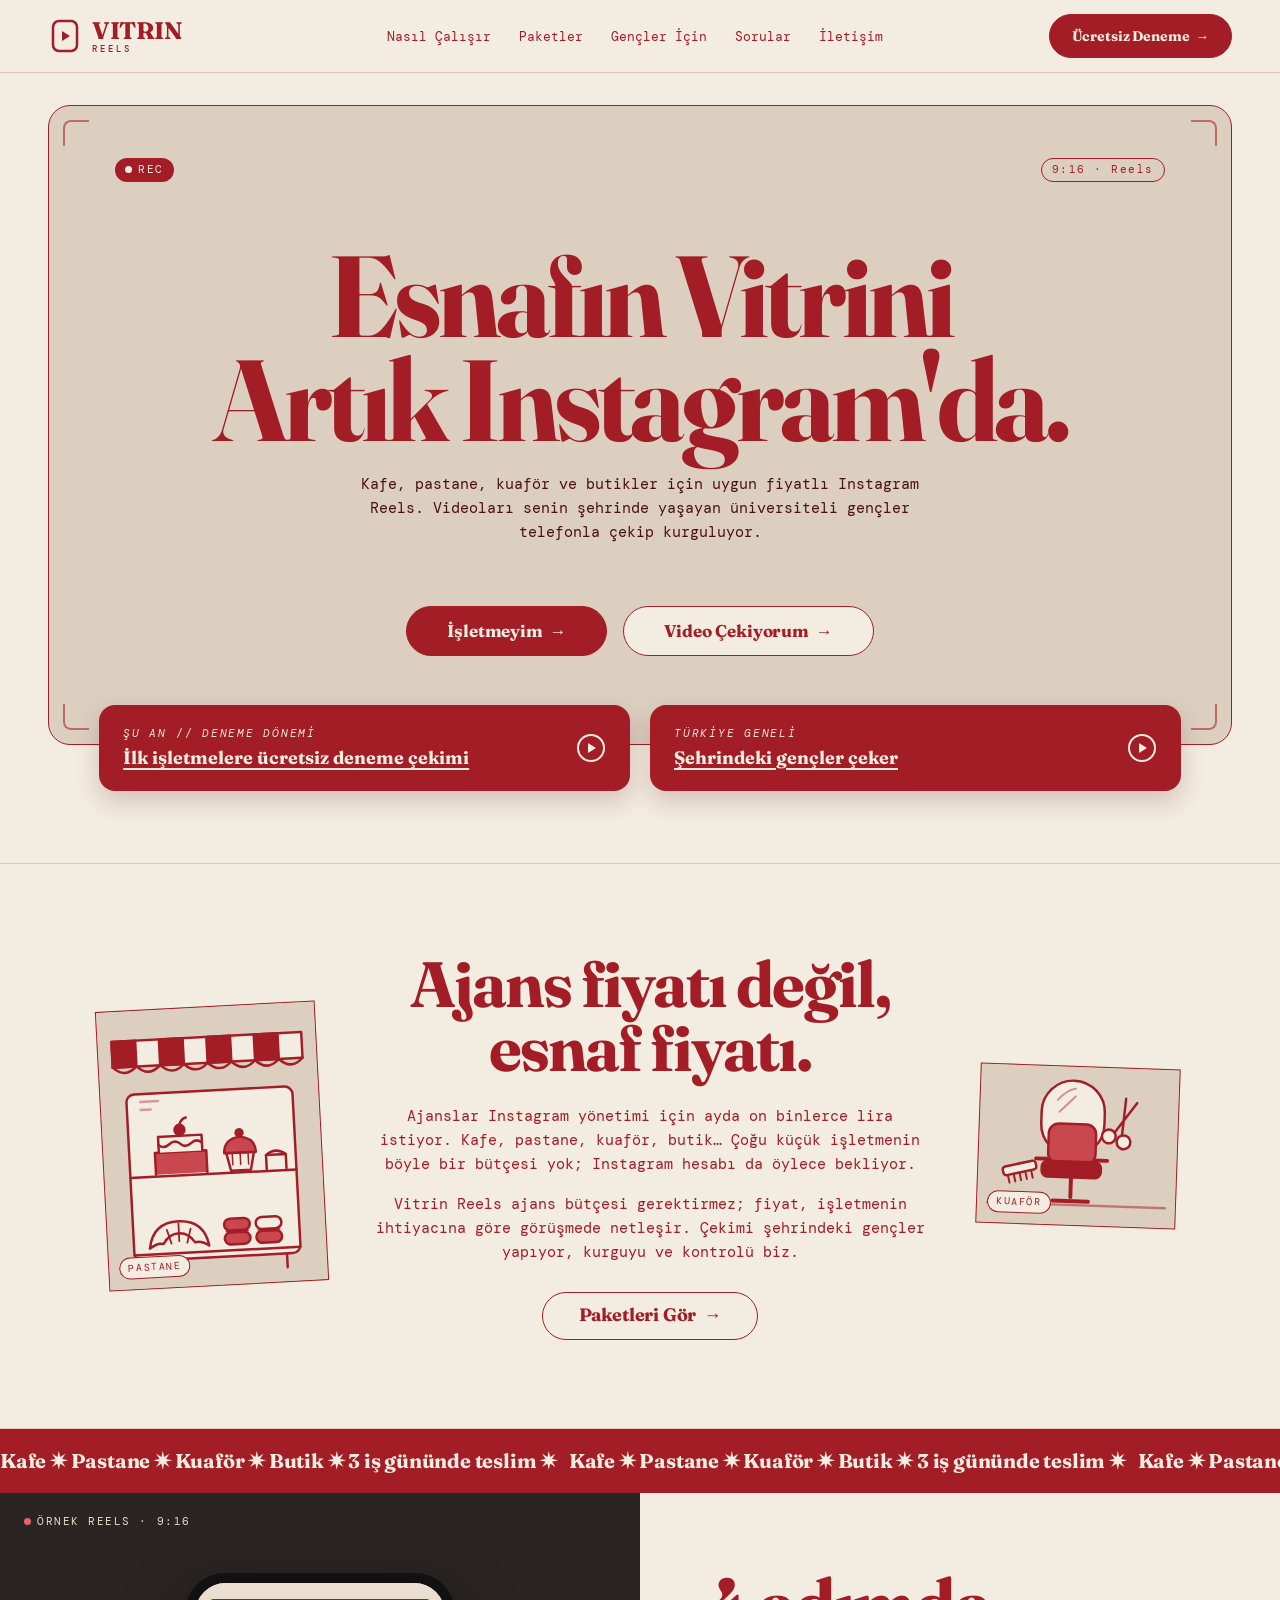
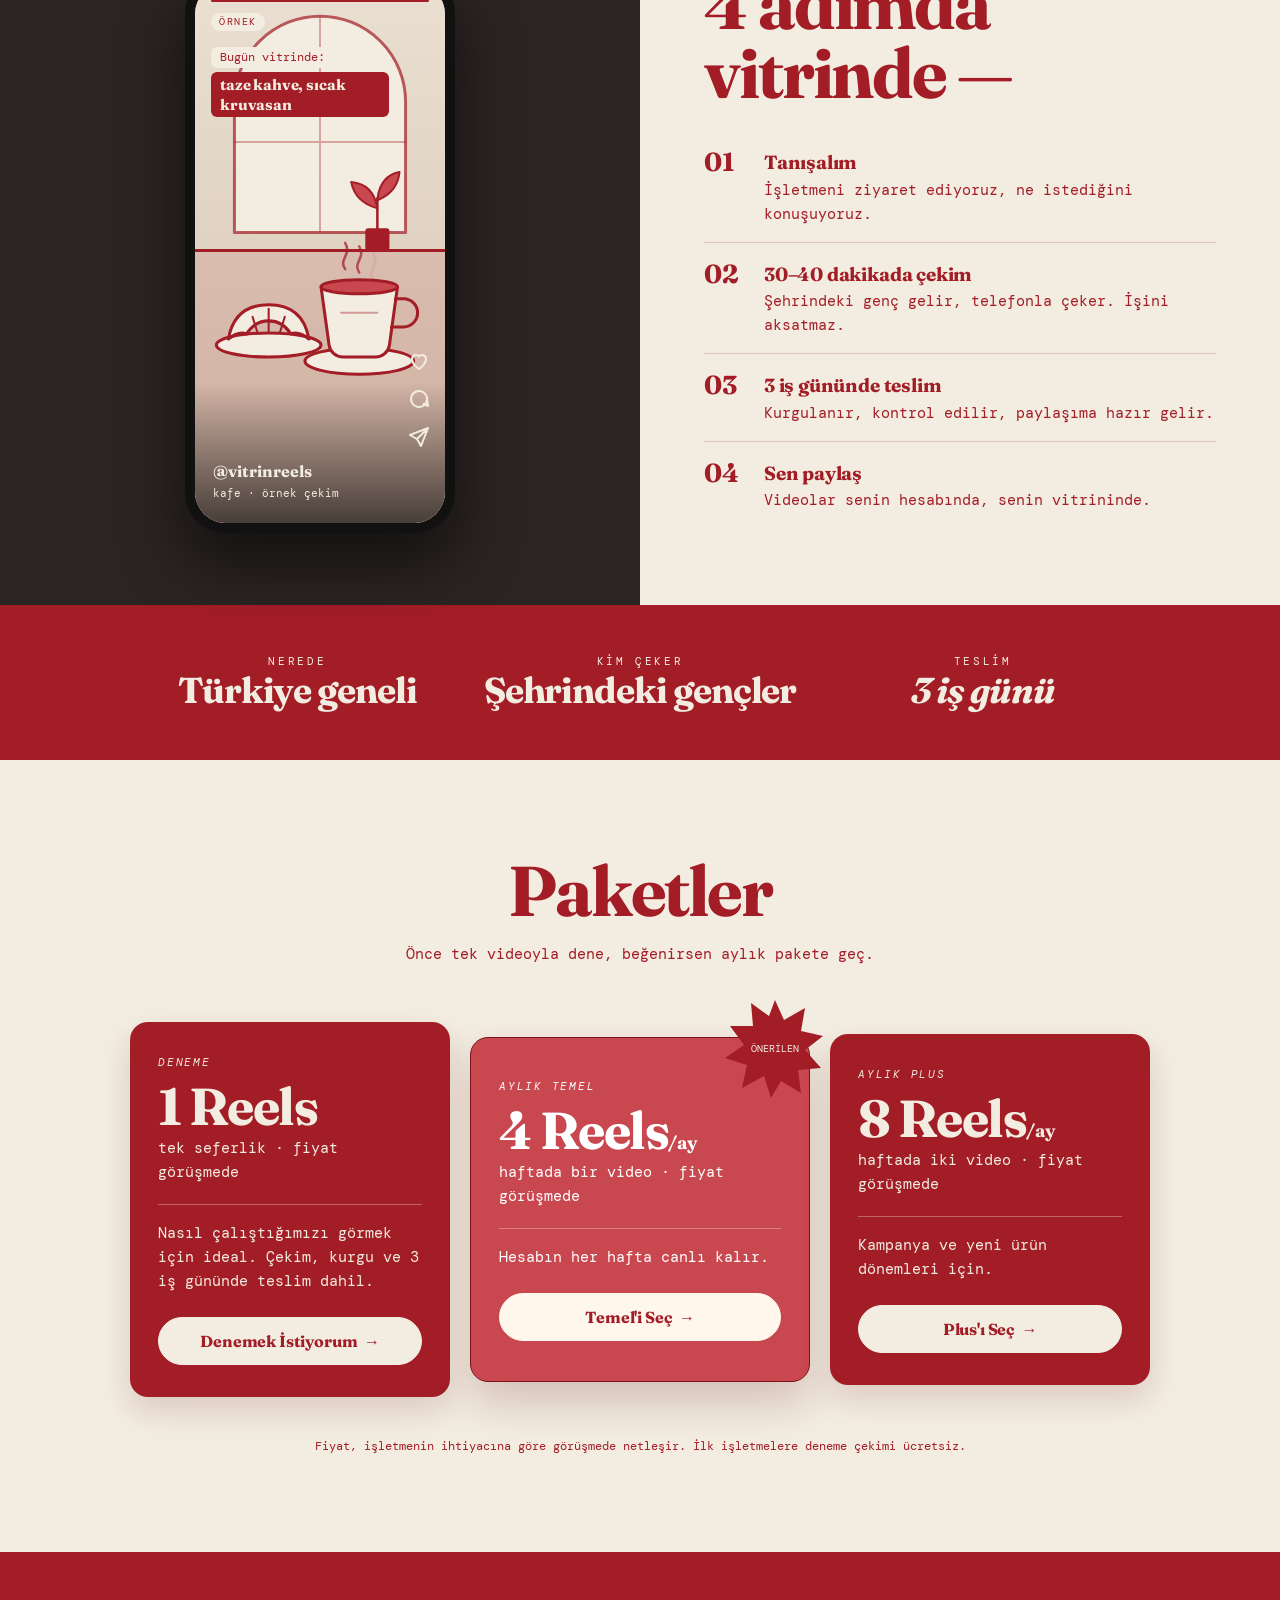
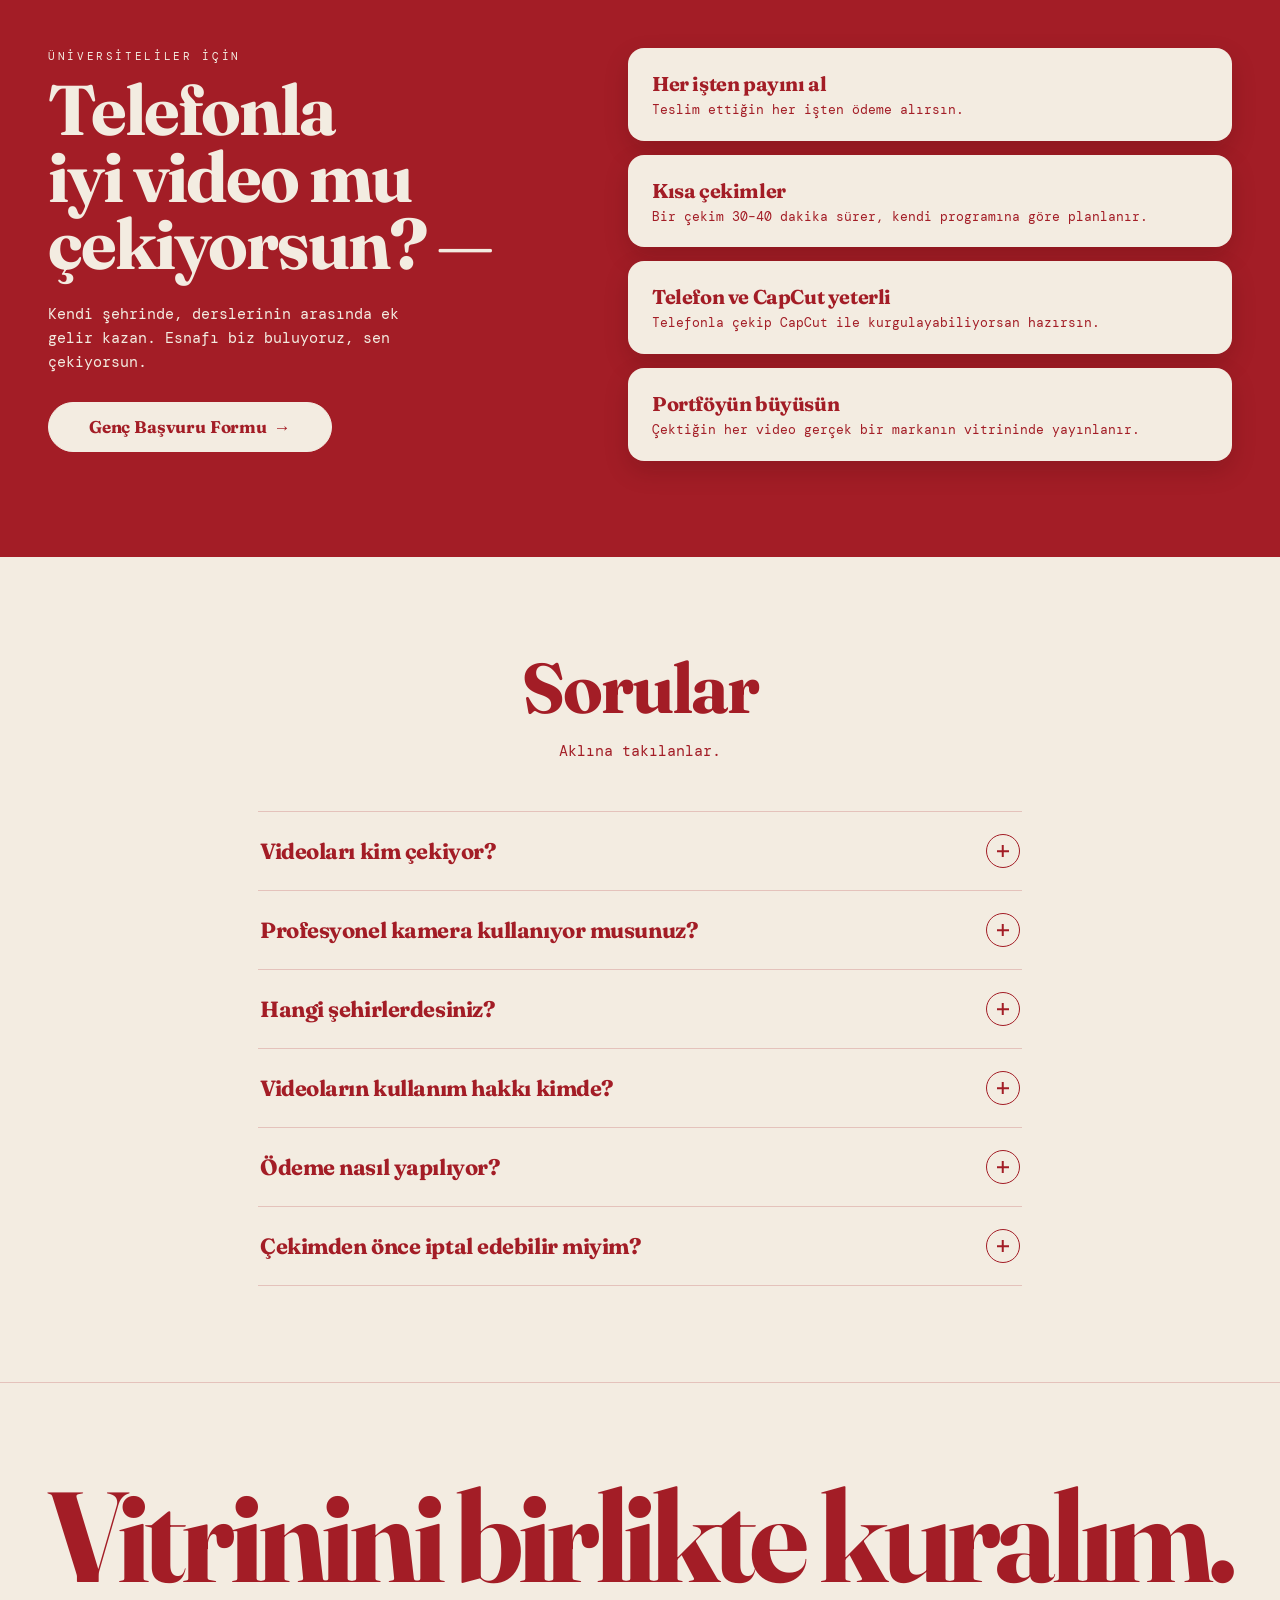
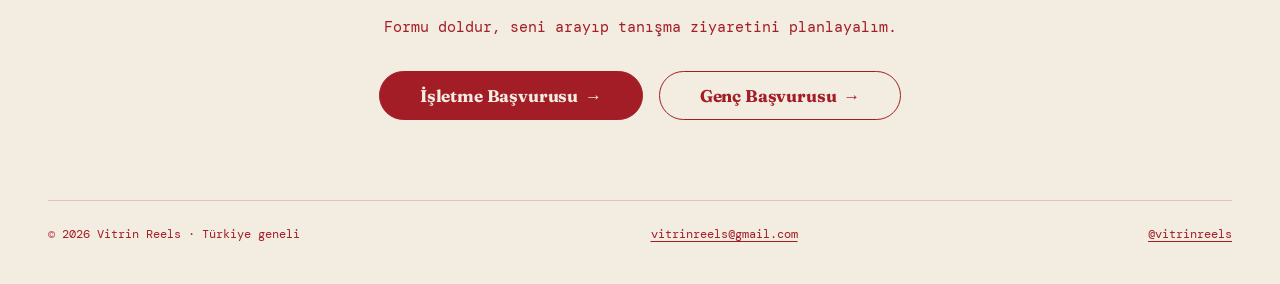
<file: index.html>
<!DOCTYPE html>
<html lang="tr">
<head>
  <meta charset="utf-8">
  <meta name="viewport" content="width=device-width, initial-scale=1">
  <title>Vitrin Reels · Esnafın vitrini artık Instagram'da</title>
  <meta name="description" content="Kafe, pastane, kuaför ve butikler için Instagram Reels. Videoları şehrindeki üniversiteli gençler telefonla çekiyor, 3 iş gününde teslim ediyoruz. Türkiye geneli.">
  <meta name="theme-color" content="#A31D26">
  <link rel="canonical" href="https://vitrinreels.netlify.app/">

  <!-- Open Graph -->
  <meta property="og:type" content="website">
  <meta property="og:locale" content="tr_TR">
  <meta property="og:site_name" content="Vitrin Reels">
  <meta property="og:title" content="Vitrin Reels · Esnafın vitrini artık Instagram'da">
  <meta property="og:description" content="Küçük işletmeler için Instagram Reels. Şehrindeki üniversiteli gençler çekiyor, biz kurguluyoruz. Türkiye geneli.">
  <meta property="og:url" content="https://vitrinreels.netlify.app/">
  <meta property="og:image" content="https://vitrinreels.netlify.app/assets/og-image.png">
  <meta property="og:image:width" content="1200">
  <meta property="og:image:height" content="630">
  <meta property="og:image:alt" content="Vitrin Reels: Esnafın vitrini artık Instagram'da.">
  <meta name="twitter:card" content="summary_large_image">

  <link rel="icon" href="assets/favicon.svg" type="image/svg+xml">

  <link rel="preconnect" href="https://fonts.googleapis.com">
  <link rel="preconnect" href="https://fonts.gstatic.com" crossorigin>
  <link href="https://fonts.googleapis.com/css2?family=Fraunces:opsz,wght@9..144,500;9..144,700&family=DM+Mono:ital,wght@0,400;0,500;1,400&display=swap" rel="stylesheet">
  <link rel="stylesheet" href="styles.css">
  <script>document.documentElement.classList.add('js');</script>
</head>
<body>
  <a class="skip-link" href="#main">İçeriğe geç</a>

  <!-- ============ MENÜ ============ -->
  <header class="site-header" id="top">
    <div class="wrap header-inner">
      <a href="#top" class="logo" aria-label="Vitrin Reels ana sayfa">
        <svg class="logo-icon" aria-hidden="true" width="34" height="34" viewBox="0 0 34 34" fill="none"><rect x="5" y="2" width="24" height="30" rx="6" stroke="currentColor" stroke-width="2.5"/><path d="M14 12l8 5-8 5z" fill="currentColor"/></svg>
        <span class="logo-text" aria-hidden="true">VITRIN<span class="logo-sub">REELS</span></span>
      </a>

      <button class="nav-toggle" type="button" aria-expanded="false" aria-controls="site-nav">
        <span class="nav-toggle-bars" aria-hidden="true"></span>
        <span class="sr-only">Menüyü aç</span>
      </button>

      <nav class="site-nav" id="site-nav" aria-label="Ana menü">
        <ul class="nav-links">
          <li><a href="#nasil-calisir">Nasıl Çalışır</a></li>
          <li><a href="#paketler">Paketler</a></li>
          <li><a href="#gencler">Gençler İçin</a></li>
          <li><a href="#sss">Sorular</a></li>
          <li><a href="#iletisim">İletişim</a></li>
        </ul>
        <a class="btn btn-solid btn-sm nav-cta" href="https://docs.google.com/forms/d/e/1FAIpQLScoWsNWfD9kAxKCf1tmM8WIhDssrzNHuxrpCHWDrNPGf_NB4g/viewform" target="_blank" rel="noopener">Ücretsiz Deneme <span aria-hidden="true">→</span><span class="sr-only">(yeni sekmede açılır)</span></a>
      </nav>
    </div>
  </header>

  <main id="main">

    <!-- ============ GİRİŞ ============ -->
    <section class="hero wrap" aria-labelledby="hero-title">
      <div class="hero-frame">
        <div class="vf-top" aria-hidden="true">
          <span class="vf-rec"><span class="rec-dot"></span>REC</span>
          <span class="vf-tag">9:16 · Reels</span>
        </div>
        <span class="vf-corner tl" aria-hidden="true"></span><span class="vf-corner tr" aria-hidden="true"></span>
        <span class="vf-corner bl" aria-hidden="true"></span><span class="vf-corner br" aria-hidden="true"></span>
        <div class="hero-copy">
          <h1 id="hero-title">Esnafın Vitrini Artık Instagram'da.</h1>
          <p>Kafe, pastane, kuaför ve butikler için uygun fiyatlı Instagram Reels. Videoları senin şehrinde yaşayan üniversiteli gençler telefonla çekip kurguluyor.</p>
        </div>
        <div class="btn-row">
          <a class="btn btn-solid btn-lg" href="https://docs.google.com/forms/d/e/1FAIpQLScoWsNWfD9kAxKCf1tmM8WIhDssrzNHuxrpCHWDrNPGf_NB4g/viewform" target="_blank" rel="noopener">İşletmeyim <span aria-hidden="true">→</span><span class="sr-only">(işletme başvuru formu, yeni sekmede açılır)</span></a>
          <a class="btn btn-outline btn-lg" href="https://docs.google.com/forms/d/e/1FAIpQLSdbglWuqk3YiupQn_9ULbdNvrzKABkJ-2bBpy2M4EHx_Mv60g/viewform" target="_blank" rel="noopener">Video Çekiyorum <span aria-hidden="true">→</span><span class="sr-only">(içerik üreticisi başvuru formu, yeni sekmede açılır)</span></a>
        </div>
      </div>

      <div class="hero-cards">
        <a class="hero-card" href="https://docs.google.com/forms/d/e/1FAIpQLScoWsNWfD9kAxKCf1tmM8WIhDssrzNHuxrpCHWDrNPGf_NB4g/viewform" target="_blank" rel="noopener">
          <span>
            <span class="kicker">Şu an // deneme dönemi</span>
            <span class="hero-card-title">İlk işletmelere ücretsiz deneme çekimi</span>
            <span class="sr-only">(işletme başvuru formu, yeni sekmede açılır)</span>
          </span>
          <svg aria-hidden="true" width="30" height="30" viewBox="0 0 30 30" fill="none"><circle cx="15" cy="15" r="13" stroke="currentColor" stroke-width="2"/><path d="M12 10l8 5-8 5z" fill="currentColor"/></svg>
        </a>
        <a class="hero-card" href="#nasil-calisir">
          <span>
            <span class="kicker">Türkiye geneli</span>
            <span class="hero-card-title">Şehrindeki gençler çeker</span>
          </span>
          <svg aria-hidden="true" width="30" height="30" viewBox="0 0 30 30" fill="none"><circle cx="15" cy="15" r="13" stroke="currentColor" stroke-width="2"/><path d="M12 10l8 5-8 5z" fill="currentColor"/></svg>
        </a>
      </div>
    </section>

    <!-- ============ SORUN ============ -->
    <section class="problem" aria-labelledby="problem-title">
      <div class="wrap problem-inner">
        <figure class="ph ph-tilt reveal"><img src="assets/illus-pastane.svg" alt="Pastane vitrini çizimi: tente, pastalar ve kruvasanlar" width="220" height="280" loading="lazy"><figcaption>Pastane</figcaption></figure>
        <div class="problem-copy reveal">
          <h2 id="problem-title">Ajans fiyatı değil, esnaf fiyatı.</h2>
          <p>Ajanslar Instagram yönetimi için ayda on binlerce lira istiyor. Kafe, pastane, kuaför, butik… Çoğu küçük işletmenin böyle bir bütçesi yok; Instagram hesabı da öylece bekliyor.</p>
          <p>Vitrin Reels ajans bütçesi gerektirmez; fiyat, işletmenin ihtiyacına göre görüşmede netleşir. Çekimi şehrindeki gençler yapıyor, kurguyu ve kontrolü biz.</p>
          <a class="btn btn-outline" href="#paketler">Paketleri Gör <span aria-hidden="true">→</span></a>
        </div>
        <figure class="ph ph-small reveal"><img src="assets/illus-kuafor.svg" alt="Kuaför çizimi: ayna, koltuk, makas ve tarak" width="200" height="160" loading="lazy"><figcaption>Kuaför</figcaption></figure>
      </div>
    </section>

    <!-- ============ KAYAN BANT ============ -->
    <div class="marquee" aria-hidden="true">
      <div class="marquee-track">
        <span>Kafe ✷ Pastane ✷ Kuaför ✷ Butik ✷ 3 iş gününde teslim ✷&nbsp;</span>
        <span>Kafe ✷ Pastane ✷ Kuaför ✷ Butik ✷ 3 iş gününde teslim ✷&nbsp;</span>
        <span>Kafe ✷ Pastane ✷ Kuaför ✷ Butik ✷ 3 iş gününde teslim ✷&nbsp;</span>
        <span>Kafe ✷ Pastane ✷ Kuaför ✷ Butik ✷ 3 iş gününde teslim ✷&nbsp;</span>
      </div>
    </div>
    <p class="sr-only">Kafe, pastane, kuaför ve butikler için; 3 iş gününde teslim.</p>

    <!-- ============ NASIL ÇALIŞIR ============ -->
    <section class="how" id="nasil-calisir" aria-labelledby="how-title">
      <div class="how-visual">
        <p class="how-tag" aria-hidden="true"><span class="rec-dot"></span>Örnek Reels · 9:16</p>
        <div class="phone" role="img" aria-label="Örnek bir kafe Reels'i: masada kahve ve kruvasan">
          <div class="phone-screen" aria-hidden="true">
            <img class="phone-scene" src="assets/reels-kafe.svg" alt="" width="250" height="540">
            <span class="reel-progress"><i></i></span>
            <span class="reel-sample">Örnek</span>
            <span class="reel-caption"><span>Bugün vitrinde:</span><strong>taze kahve, sıcak kruvasan</strong></span>
            <span class="reel-icons">
              <svg width="24" height="24" viewBox="0 0 24 24" fill="none" stroke="currentColor" stroke-width="2" stroke-linejoin="round"><path d="M12 20s-7-4.4-7-10a4 4 0 0 1 7-2.6A4 4 0 0 1 19 10c0 5.6-7 10-7 10z"/></svg>
              <svg width="24" height="24" viewBox="0 0 24 24" fill="none" stroke="currentColor" stroke-width="2" stroke-linejoin="round"><path d="M20 12a8 8 0 1 1-3.3-6.5A8 8 0 0 1 20 12zM20 12l1 7-5-2.5"/></svg>
              <svg width="24" height="24" viewBox="0 0 24 24" fill="none" stroke="currentColor" stroke-width="2" stroke-linejoin="round"><path d="M21 3L10 14M21 3l-7 18-4-7-7-4z"/></svg>
            </span>
            <p class="phone-handle">@vitrinreels</p>
            <p class="phone-sub">kafe · örnek çekim</p>
          </div>
        </div>
      </div>
      <div class="how-copy">
        <h2 id="how-title">4 adımda vitrinde —</h2>
        <ol class="steps">
          <li class="reveal"><span class="step-num">01</span><span><strong>Tanışalım</strong>İşletmeni ziyaret ediyoruz, ne istediğini konuşuyoruz.</span></li>
          <li class="reveal"><span class="step-num">02</span><span><strong>30–40 dakikada çekim</strong>Şehrindeki genç gelir, telefonla çeker. İşini aksatmaz.</span></li>
          <li class="reveal"><span class="step-num">03</span><span><strong>3 iş gününde teslim</strong>Kurgulanır, kontrol edilir, paylaşıma hazır gelir.</span></li>
          <li class="reveal"><span class="step-num">04</span><span><strong>Sen paylaş</strong>Videolar senin hesabında, senin vitrininde.</span></li>
        </ol>
      </div>
    </section>

    <!-- ============ BİLGİ BANDI ============ -->
    <section class="facts" aria-label="Kısaca Vitrin Reels">
      <dl class="wrap facts-grid">
        <div><dt>Nerede</dt><dd>Türkiye geneli</dd></div>
        <div><dt>Kim çeker</dt><dd>Şehrindeki gençler</dd></div>
        <div><dt>Teslim</dt><dd><em>3 iş günü</em></dd></div>
      </dl>
    </section>

    <!-- ============ PAKETLER ============ -->
    <section class="packages wrap" id="paketler" aria-labelledby="packages-title">
      <h2 id="packages-title" class="center">Paketler</h2>
      <p class="section-lead center">Önce tek videoyla dene, beğenirsen aylık pakete geç.</p>

      <div class="plans">
        <article class="plan reveal">
          <p class="kicker">Deneme</p>
          <h3 class="plan-qty">1 Reels</h3>
          <p class="plan-meta">tek seferlik · fiyat görüşmede</p>
          <p class="plan-desc">Nasıl çalıştığımızı görmek için ideal. Çekim, kurgu ve 3 iş gününde teslim dahil.</p>
          <a class="btn btn-cream btn-block" href="https://docs.google.com/forms/d/e/1FAIpQLScoWsNWfD9kAxKCf1tmM8WIhDssrzNHuxrpCHWDrNPGf_NB4g/viewform" target="_blank" rel="noopener">Denemek İstiyorum <span aria-hidden="true">→</span><span class="sr-only">(işletme başvuru formu, yeni sekmede açılır)</span></a>
        </article>

        <article class="plan plan-featured reveal">
          <svg class="plan-star" aria-hidden="true" width="100" height="100" viewBox="0 0 100 100"><polygon fill="#A31D26" points="50,2 59,22 80,10 76,33 98,38 80,52 96,70 73,72 76,95 56,83 46,100 39,78 17,90 22,67 0,60 19,47 5,28 28,28 26,5 44,18"/><text x="50" y="54" text-anchor="middle" font-family="DM Mono, monospace" font-size="10" fill="#F3ECE1">ÖNERİLEN</text></svg>
          <p class="kicker">Aylık Temel <span class="sr-only">(önerilen paket)</span></p>
          <h3 class="plan-qty">4 Reels<span>/ay</span></h3>
          <p class="plan-meta">haftada bir video · fiyat görüşmede</p>
          <p class="plan-desc">Hesabın her hafta canlı kalır.</p>
          <a class="btn btn-cream btn-block" href="https://docs.google.com/forms/d/e/1FAIpQLScoWsNWfD9kAxKCf1tmM8WIhDssrzNHuxrpCHWDrNPGf_NB4g/viewform" target="_blank" rel="noopener">Temel'i Seç <span aria-hidden="true">→</span><span class="sr-only">(işletme başvuru formu, yeni sekmede açılır)</span></a>
        </article>

        <article class="plan reveal">
          <p class="kicker">Aylık Plus</p>
          <h3 class="plan-qty">8 Reels<span>/ay</span></h3>
          <p class="plan-meta">haftada iki video · fiyat görüşmede</p>
          <p class="plan-desc">Kampanya ve yeni ürün dönemleri için.</p>
          <a class="btn btn-cream btn-block" href="https://docs.google.com/forms/d/e/1FAIpQLScoWsNWfD9kAxKCf1tmM8WIhDssrzNHuxrpCHWDrNPGf_NB4g/viewform" target="_blank" rel="noopener">Plus'ı Seç <span aria-hidden="true">→</span><span class="sr-only">(işletme başvuru formu, yeni sekmede açılır)</span></a>
        </article>
      </div>
      <p class="packages-note center">Fiyat, işletmenin ihtiyacına göre görüşmede netleşir. İlk işletmelere deneme çekimi ücretsiz.</p>
    </section>

    <!-- ============ GENÇLER ============ -->
    <section class="youth" id="gencler" aria-labelledby="youth-title">
      <div class="wrap youth-inner">
        <div class="youth-copy">
          <p class="kicker kicker-wide">Üniversiteliler için</p>
          <h2 id="youth-title">Telefonla iyi video mu çekiyorsun? —</h2>
          <p>Kendi şehrinde, derslerinin arasında ek gelir kazan. Esnafı biz buluyoruz, sen çekiyorsun.</p>
          <a class="btn btn-cream btn-lg" href="https://docs.google.com/forms/d/e/1FAIpQLSdbglWuqk3YiupQn_9ULbdNvrzKABkJ-2bBpy2M4EHx_Mv60g/viewform" target="_blank" rel="noopener">Genç Başvuru Formu <span aria-hidden="true">→</span><span class="sr-only">(yeni sekmede açılır)</span></a>
        </div>
        <ul class="youth-list">
          <li class="reveal"><strong>Her işten payını al</strong>Teslim ettiğin her işten ödeme alırsın.</li>
          <li class="reveal"><strong>Kısa çekimler</strong>Bir çekim 30–40 dakika sürer, kendi programına göre planlanır.</li>
          <li class="reveal"><strong>Telefon ve CapCut yeterli</strong>Telefonla çekip CapCut ile kurgulayabiliyorsan hazırsın.</li>
          <li class="reveal"><strong>Portföyün büyüsün</strong>Çektiğin her video gerçek bir markanın vitrininde yayınlanır.</li>
        </ul>
      </div>
    </section>

    <!-- ============ SORULAR ============ -->
    <section class="faq wrap-narrow" id="sss" aria-labelledby="faq-title">
      <h2 id="faq-title" class="center">Sorular</h2>
      <p class="section-lead center">Aklına takılanlar.</p>
      <div class="accordion">
        <div class="acc-item">
          <h3><button class="acc-trigger" type="button" aria-expanded="false" aria-controls="faq-1" id="faq-1-btn">Videoları kim çekiyor?<span class="acc-icon" aria-hidden="true"></span></button></h3>
          <div class="acc-panel" id="faq-1" role="region" aria-labelledby="faq-1-btn"><div class="acc-inner"><p>İşletmenin bulunduğu şehirde yaşayan üniversiteli içerik üreticilerimiz. Başvuran gençleri değerlendirip seçiyoruz; son kurgu ve kalite kontrol ekibimizde.</p></div></div>
        </div>
        <div class="acc-item">
          <h3><button class="acc-trigger" type="button" aria-expanded="false" aria-controls="faq-2" id="faq-2-btn">Profesyonel kamera kullanıyor musunuz?<span class="acc-icon" aria-hidden="true"></span></button></h3>
          <div class="acc-panel" id="faq-2" role="region" aria-labelledby="faq-2-btn"><div class="acc-inner"><p>Hayır. İyi telefonlar, doğru ışık ve iyi kurgu Reels için yeterli. Dikey, doğal görüntüler Instagram'da zaten en iyi sonucu veriyor.</p></div></div>
        </div>
        <div class="acc-item">
          <h3><button class="acc-trigger" type="button" aria-expanded="false" aria-controls="faq-3" id="faq-3-btn">Hangi şehirlerdesiniz?<span class="acc-icon" aria-hidden="true"></span></button></h3>
          <div class="acc-panel" id="faq-3" role="region" aria-labelledby="faq-3-btn"><div class="acc-inner"><p>Türkiye geneli çalışıyoruz ve şehir şehir büyüyoruz. Şehrinde henüz üreticimiz yoksa yine de başvur; gelen başvurular yeni şehirleri belirlememize yol gösteriyor.</p></div></div>
        </div>
        <div class="acc-item">
          <h3><button class="acc-trigger" type="button" aria-expanded="false" aria-controls="faq-4" id="faq-4-btn">Videoların kullanım hakkı kimde?<span class="acc-icon" aria-hidden="true"></span></button></h3>
          <div class="acc-panel" id="faq-4" role="region" aria-labelledby="faq-4-btn"><div class="acc-inner"><p>İşletmede. Teslim edilen videoları kendi hesaplarında dilediğin gibi kullanabilirsin.</p></div></div>
        </div>
        <div class="acc-item">
          <h3><button class="acc-trigger" type="button" aria-expanded="false" aria-controls="faq-5" id="faq-5-btn">Ödeme nasıl yapılıyor?<span class="acc-icon" aria-hidden="true"></span></button></h3>
          <div class="acc-panel" id="faq-5" role="region" aria-labelledby="faq-5-btn"><div class="acc-inner"><p>Kartla Shopier üzerinden ya da havale/EFT ile ödeyebilirsin.</p></div></div>
        </div>
        <div class="acc-item">
          <h3><button class="acc-trigger" type="button" aria-expanded="false" aria-controls="faq-6" id="faq-6-btn">Çekimden önce iptal edebilir miyim?<span class="acc-icon" aria-hidden="true"></span></button></h3>
          <div class="acc-panel" id="faq-6" role="region" aria-labelledby="faq-6-btn"><div class="acc-inner"><p>Evet. Çekimden önce iptal edersen ücretin iade edilir. Çekim yapıldıktan sonra iade yapılmaz.</p></div></div>
        </div>
      </div>
    </section>
  </main>

  <!-- ============ KAPANIŞ + ALTBİLGİ ============ -->
  <footer class="site-footer wrap" id="iletisim">
    <span id="basvur" class="anchor" aria-hidden="true"></span>
    <h2>Vitrinini birlikte kuralım.</h2>
    <p>Formu doldur, seni arayıp tanışma ziyaretini planlayalım.</p>
    <div class="btn-row">
      <a class="btn btn-solid btn-lg" href="https://docs.google.com/forms/d/e/1FAIpQLScoWsNWfD9kAxKCf1tmM8WIhDssrzNHuxrpCHWDrNPGf_NB4g/viewform" target="_blank" rel="noopener">İşletme Başvurusu <span aria-hidden="true">→</span><span class="sr-only">(yeni sekmede açılır)</span></a>
      <a class="btn btn-outline btn-lg" href="https://docs.google.com/forms/d/e/1FAIpQLSdbglWuqk3YiupQn_9ULbdNvrzKABkJ-2bBpy2M4EHx_Mv60g/viewform" target="_blank" rel="noopener">Genç Başvurusu <span aria-hidden="true">→</span><span class="sr-only">(yeni sekmede açılır)</span></a>
    </div>
    <div class="footer-bottom">
      <span>© 2026 Vitrin Reels · Türkiye geneli</span>
      <a href="mailto:vitrinreels@gmail.com">vitrinreels@gmail.com</a>
      <a href="https://instagram.com/vitrinreels" target="_blank" rel="noopener">@vitrinreels<span class="sr-only"> Instagram (yeni sekmede açılır)</span></a>
      <!-- Shopier dükkanı aktif olunca buraya link eklenecek -->
    </div>
  </footer>

  <script src="script.js" defer></script>
</body>
</html>
</file>
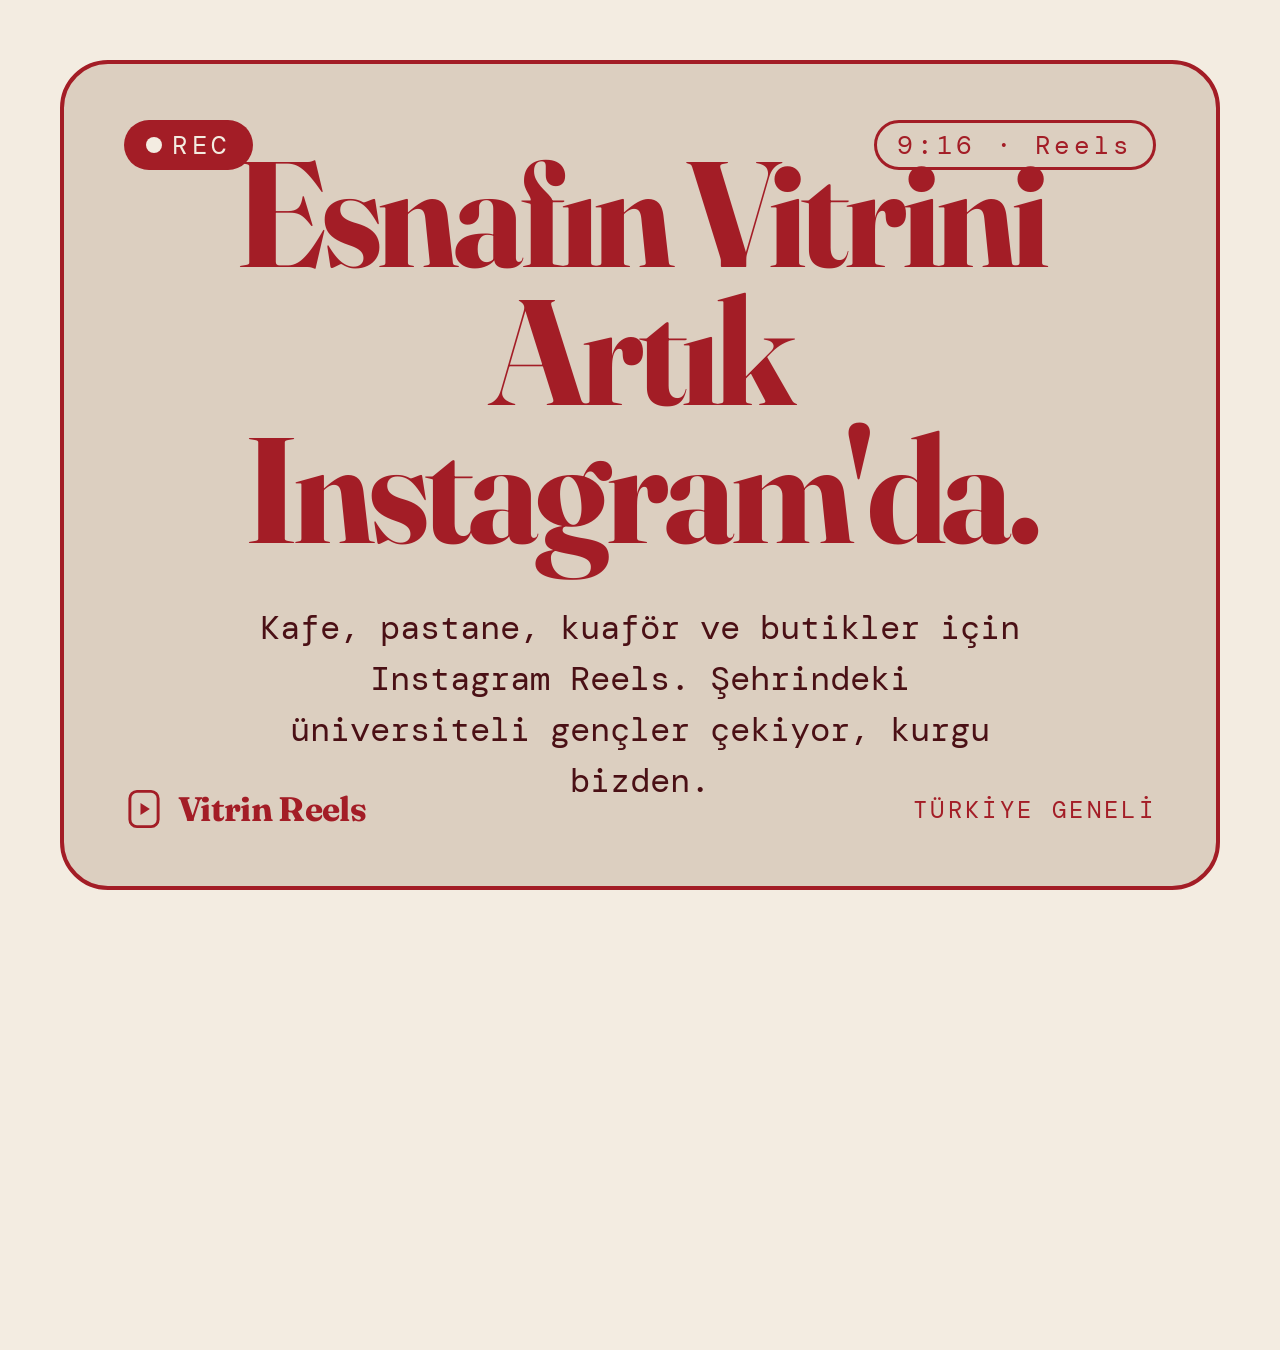
<file: instagram/postlar.html>
<!DOCTYPE html>
<html lang="tr"><head><meta charset="utf-8"><title>Vitrin Reels — Gönderiler (1080×1350)</title>
<link href="https://fonts.googleapis.com/css2?family=Fraunces:ital,opsz,wght@0,9..144,500;0,9..144,700;1,9..144,700&family=DM+Mono:ital,wght@0,400;0,500;1,400&display=block" rel="stylesheet">
<style>
  :root{--cream:#F3ECE1;--red:#A31D26;--red-dark:#7A141B;--soft:#C9474F;--beige:#DCCFC0;--line:#A31D2633}
  *{box-sizing:border-box;margin:0;padding:0}
  html,body{width:1080px;height:1350px;overflow:hidden}
  body{font-family:"DM Mono",monospace;color:var(--red);background:var(--cream)}
  .post{display:none;position:absolute;inset:0;padding:110px;flex-direction:column}
  .post.on{display:flex}
  .head{font-family:"Fraunces",serif;font-weight:700;letter-spacing:-0.035em;line-height:.92}
  .mono{font-size:34px;line-height:1.5}
  .kicker{font-size:26px;letter-spacing:.24em;text-transform:uppercase}
  .foot{position:absolute;left:110px;right:110px;bottom:80px;display:flex;justify-content:space-between;align-items:center;font-size:24px;letter-spacing:.14em}
  .logo{display:flex;align-items:center;gap:14px}
  .logo b{font-family:"Fraunces",serif;font-weight:700;font-size:34px;letter-spacing:-0.02em;text-transform:none}
  .red{background:var(--red);color:var(--cream)}
  .pill{display:inline-flex;align-items:center;gap:12px;border-radius:999px;font-family:"Fraunces",serif;font-weight:700;letter-spacing:-0.01em}
  .dot{width:16px;height:16px;border-radius:50%;background:currentColor;display:inline-block}
  .num{position:absolute;top:80px;right:110px;font-size:24px;letter-spacing:.16em}

  /* 1 */
  #p1{background:var(--cream);padding:60px}
  #p1 .frame{flex:1;border:4px solid var(--red);border-radius:48px;background:var(--beige);position:relative;display:flex;flex-direction:column;justify-content:center;align-items:center;text-align:center;padding:80px}
  #p1 .tags{position:absolute;top:56px;left:60px;right:60px;display:flex;justify-content:space-between}
  #p1 .rec{background:var(--red);color:var(--cream);font-size:26px;letter-spacing:.14em;padding:8px 22px;border-radius:999px;display:flex;align-items:center;gap:10px}
  #p1 .t{border:3px solid var(--red);font-size:26px;letter-spacing:.14em;padding:5px 20px;border-radius:999px}
  #p1 h1{font-size:150px}
  #p1 p{margin-top:44px;color:#4A1015;max-width:760px}
  #p1 .foot{position:absolute;bottom:56px;left:60px;right:60px}

  /* 2 */
  #p2 h2{font-size:150px;margin-top:150px}
  #p2 .was{font-family:"Fraunces",serif;font-weight:700;font-size:64px;color:#F0B9BC;position:relative;display:inline-block}
  #p2 .was::after{content:"";position:absolute;left:-6px;right:-6px;top:52%;height:7px;background:var(--cream);border-radius:4px}
  #p2 .mono{margin-top:60px;max-width:780px}

  /* 3 */
  #p3 .grid{display:grid;grid-template-columns:1fr 1fr;gap:28px;margin-top:56px}
  #p3 .cell{background:var(--red);color:var(--cream);border-radius:28px;height:300px;padding:34px;display:flex;flex-direction:column;justify-content:space-between}
  #p3 .cell.alt{background:var(--soft);color:#fff}
  #p3 .cell b{font-family:"Fraunces",serif;font-weight:700;font-size:72px;letter-spacing:-0.03em;line-height:1}
  #p3 .cell svg{align-self:flex-end}
  #p3 h2{font-size:110px;margin-top:40px}

  /* 4 */
  #p4 h2{font-size:120px;margin:36px 0 44px}
  #p4 .step{display:flex;gap:40px;align-items:baseline;padding:22px 0;border-top:3px solid #F3ECE155}
  #p4 .step:last-of-type{border-bottom:3px solid #F3ECE155}
  #p4 .n{font-family:"Fraunces",serif;font-weight:700;font-size:58px;min-width:90px}
  #p4 .s b{display:block;font-family:"Fraunces",serif;font-weight:700;font-size:54px;letter-spacing:-0.02em;line-height:1.05}
  #p4 .s span{font-size:28px}

  /* 5 */
  #p5 h2{font-size:130px;margin:40px 0 50px}
  #p5 ul{list-style:none;display:flex;flex-direction:column;gap:22px}
  #p5 li{background:var(--red);color:var(--cream);border-radius:26px;padding:28px 36px;font-size:28px;line-height:1.4}
  #p5 li b{display:block;font-family:"Fraunces",serif;font-weight:700;font-size:46px;letter-spacing:-0.02em;line-height:1.1;margin-bottom:4px}

  /* 6 */
  #p6{justify-content:center;align-items:center;text-align:center}
  #p6 .badge{border:3px solid var(--cream);font-size:26px;letter-spacing:.2em;text-transform:uppercase;padding:10px 26px;border-radius:999px;font-family:"DM Mono",monospace;font-weight:500}
  #p6 h2{font-size:140px;margin:56px 0 40px}
  #p6 .mono{max-width:760px}
  #p6 .cta{margin-top:60px;background:var(--cream);color:var(--red);font-size:46px;padding:24px 50px}
  #p6 .link{margin-top:36px;font-size:30px}
</style></head>
<body>

<!-- 1 · Tanışma -->
<section class="post" id="p1">
  <div class="frame">
    <div class="tags"><span class="rec"><span class="dot"></span>REC</span><span class="t">9:16 · Reels</span></div>
    <h1 class="head">Esnafın Vitrini Artık Instagram'da.</h1>
    <p class="mono">Kafe, pastane, kuaför ve butikler için Instagram Reels. Şehrindeki üniversiteli gençler çekiyor, kurgu bizden.</p>
    <div class="foot"><span class="logo"><svg width="40" height="40" viewBox="0 0 34 34" fill="none"><rect x="5" y="2" width="24" height="30" rx="6" stroke="#A31D26" stroke-width="2.5"/><path d="M14 12l8 5-8 5z" fill="#A31D26"/></svg><b>Vitrin Reels</b></span><span>TÜRKİYE GENELİ</span></div>
  </div>
</section>

<!-- 2 · Fiyat -->
<section class="post red" id="p2">
  <p class="kicker">Neden biz?</p>
  <h2 class="head">Ajans fiyatı değil, esnaf fiyatı.</h2>
  <p class="mono">Ajanslar ayda <span class="was">on binlerce lira</span> istiyor. Vitrin Reels ajans bütçesi gerektirmez; fiyat, işletmenin ihtiyacına göre görüşmede netleşir.</p>
  <div class="foot"><span class="logo"><svg width="40" height="40" viewBox="0 0 34 34" fill="none"><rect x="5" y="2" width="24" height="30" rx="6" stroke="#F3ECE1" stroke-width="2.5"/><path d="M14 12l8 5-8 5z" fill="#F3ECE1"/></svg><b>Vitrin Reels</b></span><span>@vitrinreels</span></div>
</section>

<!-- 3 · Kimin için -->
<section class="post" id="p3">
  <p class="kicker">Kimin için?</p>
  <h2 class="head">Mahallenin vitrinleri.</h2>
  <div class="grid">
    <div class="cell"><svg width="70" height="70" viewBox="0 0 24 24" fill="none" stroke="currentColor" stroke-width="1.6" stroke-linecap="round" stroke-linejoin="round"><path d="M4 9h13v5a5 5 0 0 1-5 5H9a5 5 0 0 1-5-5zM17 10h1.5a2.5 2.5 0 0 1 0 5H17M8 2.5c-.8 1 .8 2 0 3.5M12 2.5c-.8 1 .8 2 0 3.5"/></svg><b>Kafe</b></div>
    <div class="cell alt"><svg width="70" height="70" viewBox="0 0 24 24" fill="none" stroke="currentColor" stroke-width="1.6" stroke-linecap="round" stroke-linejoin="round"><path d="M4 20h16M5 20v-7h14v7M5 13q3.5 2.5 7 0t7 0M7 13V9h10v4M12 9V6"/><circle cx="12" cy="4.5" r="1.5"/></svg><b>Pastane</b></div>
    <div class="cell alt"><svg width="70" height="70" viewBox="0 0 24 24" fill="none" stroke="currentColor" stroke-width="1.6" stroke-linecap="round" stroke-linejoin="round"><circle cx="6" cy="18" r="3"/><circle cx="18" cy="18" r="3"/><path d="M8.2 16L19 3M15.8 16L5 3"/></svg><b>Kuaför</b></div>
    <div class="cell"><svg width="70" height="70" viewBox="0 0 24 24" fill="none" stroke="currentColor" stroke-width="1.6" stroke-linecap="round" stroke-linejoin="round"><path d="M12 6a2 2 0 1 1 2-2M12 6v2M12 8L3 14.5a1.5 1.5 0 0 0 .9 2.7h16.2a1.5 1.5 0 0 0 .9-2.7z"/></svg><b>Butik</b></div>
  </div>
  <div class="foot"><span class="logo"><svg width="40" height="40" viewBox="0 0 34 34" fill="none"><rect x="5" y="2" width="24" height="30" rx="6" stroke="#A31D26" stroke-width="2.5"/><path d="M14 12l8 5-8 5z" fill="#A31D26"/></svg><b>Vitrin Reels</b></span><span>@vitrinreels</span></div>
</section>

<!-- 4 · Adımlar -->
<section class="post red" id="p4">
  <p class="kicker">Nasıl çalışır?</p>
  <h2 class="head">4 adımda<br>vitrinde.</h2>
  <div class="step"><span class="n">01</span><span class="s"><b>Tanışalım</b><span>İşletmeni ve ne istediğini dinleriz.</span></span></div>
  <div class="step"><span class="n">02</span><span class="s"><b>30–40 dakikada çekim</b><span>Şehrindeki genç gelir, telefonla çeker.</span></span></div>
  <div class="step"><span class="n">03</span><span class="s"><b>3 iş gününde teslim</b><span>Kurgu, müzik ve kontrol bizden.</span></span></div>
  <div class="step"><span class="n">04</span><span class="s"><b>Sen paylaş</b><span>Videolar senin hesabında.</span></span></div>
  <div class="foot"><span class="logo"><svg width="40" height="40" viewBox="0 0 34 34" fill="none"><rect x="5" y="2" width="24" height="30" rx="6" stroke="#F3ECE1" stroke-width="2.5"/><path d="M14 12l8 5-8 5z" fill="#F3ECE1"/></svg><b>Vitrin Reels</b></span><span>@vitrinreels</span></div>
</section>

<!-- 5 · Gençler -->
<section class="post" id="p5">
  <p class="kicker">Üniversiteliler için</p>
  <h2 class="head">Telefonla iyi video mu çekiyorsun?</h2>
  <ul>
    <li><b>Her işten payını al</b>Teslim ettiğin her işten ödeme alırsın.</li>
    <li><b>Kısa çekimler</b>30–40 dakika, kendi programına göre.</li>
    <li><b>Portföyün büyüsün</b>Videoların gerçek işletmelerin vitrininde.</li>
  </ul>
  <div class="foot"><span class="logo"><svg width="40" height="40" viewBox="0 0 34 34" fill="none"><rect x="5" y="2" width="24" height="30" rx="6" stroke="#A31D26" stroke-width="2.5"/><path d="M14 12l8 5-8 5z" fill="#A31D26"/></svg><b>Vitrin Reels</b></span><span>BAŞVURU: LİNK PROFİLDE</span></div>
</section>

<!-- 6 · Davet -->
<section class="post red" id="p6">
  <span class="badge">Şu an // deneme dönemi</span>
  <h2 class="head">Vitrinini birlikte kuralım.</h2>
  <p class="mono">İlk işletmelere deneme çekimi ücretsiz. Formu doldur, tanışma ziyaretini planlayalım.</p>
  <span class="pill cta">Başvuru linki profilde →</span>
  <p class="link mono">vitrinreels.netlify.app</p>
  <div class="foot"><span class="logo"><svg width="40" height="40" viewBox="0 0 34 34" fill="none"><rect x="5" y="2" width="24" height="30" rx="6" stroke="#F3ECE1" stroke-width="2.5"/><path d="M14 12l8 5-8 5z" fill="#F3ECE1"/></svg><b>Vitrin Reels</b></span><span>@vitrinreels</span></div>
</section>

<script>document.getElementById('p' + (new URLSearchParams(location.search).get('n') || '1')).classList.add('on');</script>
</body></html>
</file>
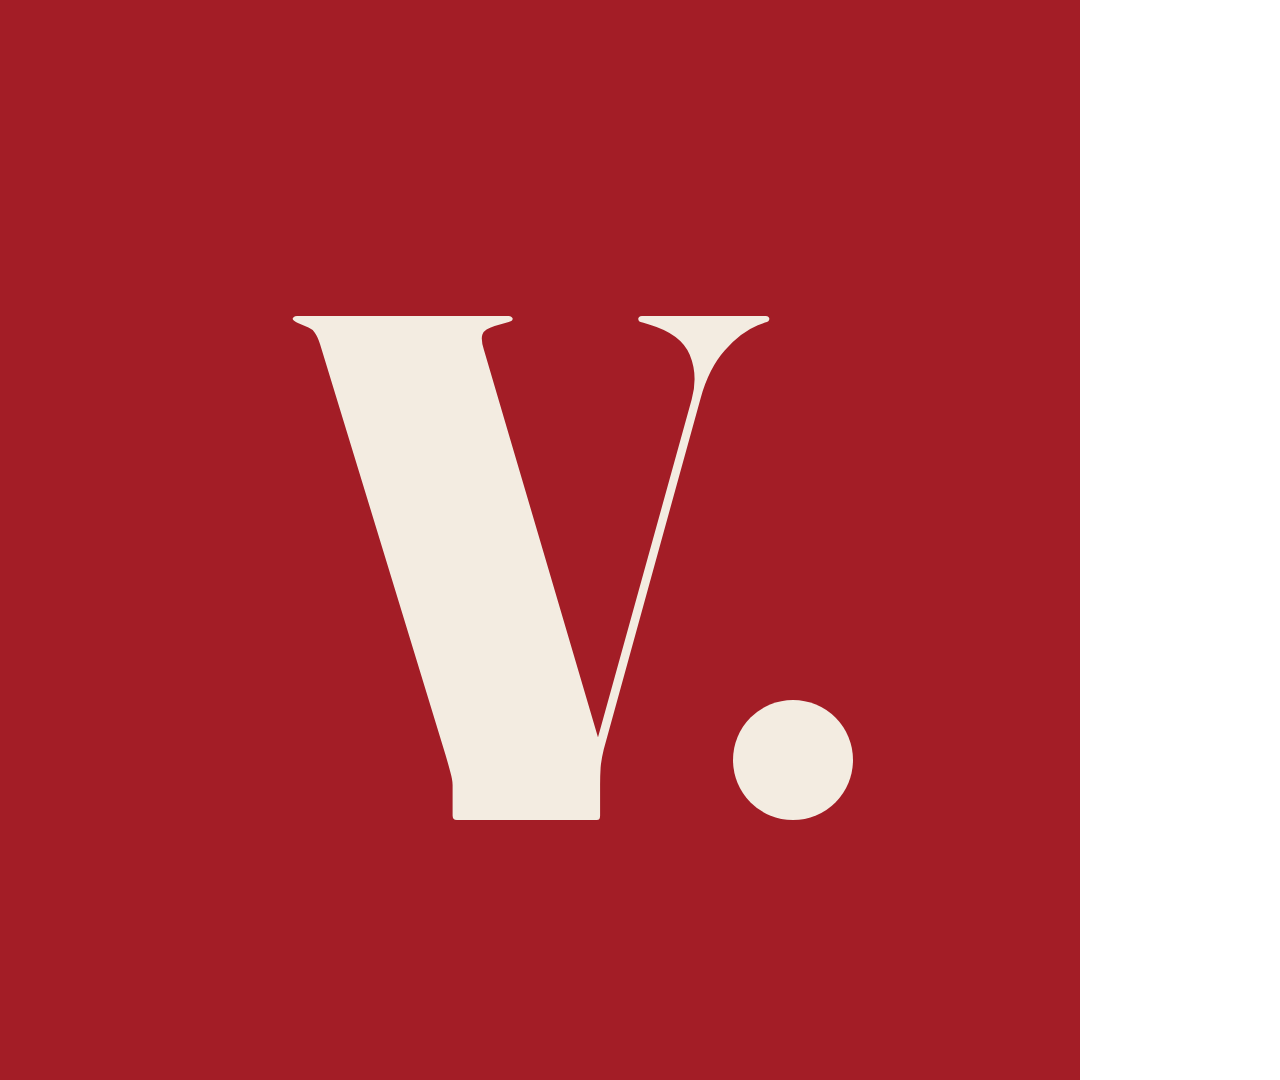
<file: instagram/profil.html>
<!DOCTYPE html>
<html lang="tr"><head><meta charset="utf-8"><title>Vitrin Reels — Profil fotoğrafı seçenekleri (1080×1080)</title>
<link href="https://fonts.googleapis.com/css2?family=Fraunces:ital,opsz,wght@0,9..144,700;0,9..144,900;1,9..144,700&family=DM+Mono:wght@500&display=block" rel="stylesheet">
<style>
  :root{--cream:#F3ECE1;--red:#A31D26;--soft:#C9474F}
  html,body{margin:0;width:1080px;height:1080px;overflow:hidden}
  .opt{display:none;position:relative;width:1080px;height:1080px;align-items:center;justify-content:center}
  .opt.on{display:flex}
  .serif{font-family:"Fraunces",serif;font-weight:900;line-height:1}
  .mono{font-family:"DM Mono",monospace;font-weight:500}

  /* 1 — V monogram + REC noktası */
  #o1{background:var(--red);color:var(--cream)}
  #o1 .v{font-size:720px;letter-spacing:-0.04em;margin:40px 0 0 70px;display:flex;align-items:baseline}
  #o1 .dot{display:inline-block;width:120px;height:120px;border-radius:50%;background:var(--cream);margin-left:6px}

  /* 2 — Vizör: krem zemin, köşeler, V */
  #o2{background:var(--cream);color:var(--red)}
  #o2 .v{font-size:600px;letter-spacing:-0.04em;margin-top:30px}
  #o2 .c{position:absolute;width:150px;height:150px;border:34px solid var(--red)}
  #o2 .tl{top:200px;left:200px;border-right:0;border-bottom:0;border-top-left-radius:34px}
  #o2 .tr{top:200px;right:200px;border-left:0;border-bottom:0;border-top-right-radius:34px}
  #o2 .bl{bottom:200px;left:200px;border-right:0;border-top:0;border-bottom-left-radius:34px}
  #o2 .br{bottom:200px;right:200px;border-left:0;border-top:0;border-bottom-right-radius:34px}
  #o2 .rec{position:absolute;top:248px;right:248px;width:70px;height:70px;border-radius:50%;background:var(--red)}

  /* 3 — Kelime logosu */
  #o3{background:var(--red);color:var(--cream);flex-direction:column}
  #o3 .w{font-size:300px;letter-spacing:-0.045em;display:flex;align-items:baseline}
  #o3 .w i{display:inline-block;width:64px;height:64px;border-radius:50%;background:var(--cream);margin-left:8px}
  #o3 .s{font-size:76px;letter-spacing:.62em;margin:26px 0 0 .62em}

  /* 4 — Telefon çerçevesi içinde V */
  #o4{background:var(--red)}
  #o4 .ph{width:520px;height:720px;border:42px solid var(--cream);border-radius:110px;box-sizing:border-box;display:flex;align-items:center;justify-content:center;position:relative}
  #o4 .v{font-size:500px;color:var(--cream);letter-spacing:-0.04em;margin-top:24px}
  #o4 .notch{position:absolute;top:34px;left:50%;transform:translateX(-50%);width:120px;height:26px;border-radius:13px;background:var(--cream)}
</style></head>
<body>
  <div class="opt" id="o1"><span class="serif v">V<span class="dot"></span></span></div>
  <div class="opt" id="o2"><span class="c tl"></span><span class="c tr"></span><span class="c bl"></span><span class="c br"></span><span class="serif v">V</span></div>
  <div class="opt" id="o3"><span class="serif w">vitrin<i></i></span><span class="mono s">REELS</span></div>
  <div class="opt" id="o4"><div class="ph"><span class="notch"></span><span class="serif v">V</span></div></div>
  <script>document.getElementById('o' + (new URLSearchParams(location.search).get('o') || '1')).classList.add('on');</script>
</body></html>
</file>
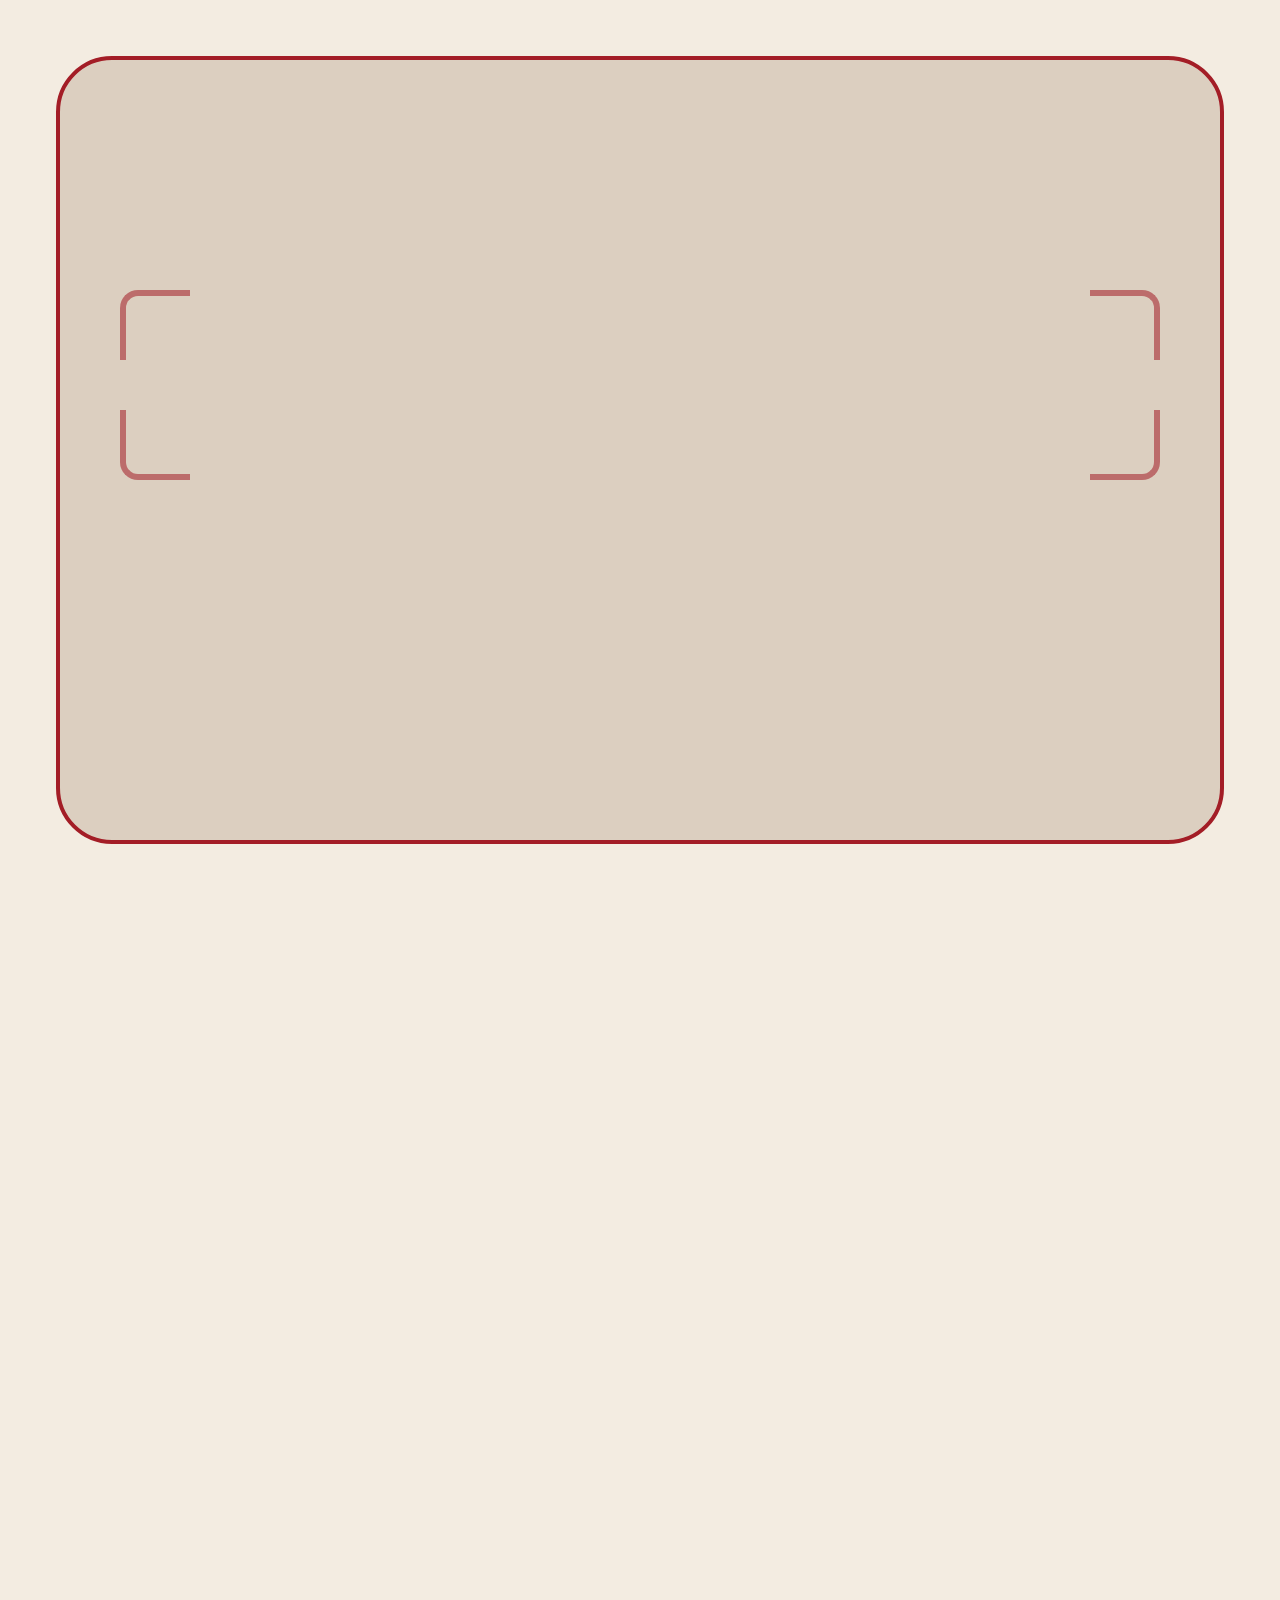
<file: instagram/reels.html>
<!DOCTYPE html>
<html lang="tr">
<head>
<meta charset="utf-8">
<title>Vitrin Reels — Tanıtım Reels'i (1080×1920)</title>
<link href="https://fonts.googleapis.com/css2?family=Fraunces:opsz,wght@9..144,500;9..144,700&family=DM+Mono:ital,wght@0,400;0,500;1,400&display=block" rel="stylesheet">
<style>
  :root { --cream:#F3ECE1; --red:#A31D26; --red-dark:#7A141B; --red-soft:#C9474F; --beige:#DCCFC0; }
  * { box-sizing: border-box; margin: 0; padding: 0; }
  html, body { width: 1080px; height: 1920px; overflow: hidden; background: var(--cream); }
  body { font-family: "DM Mono", monospace; color: var(--red); }
  .scene { position: absolute; inset: 0; opacity: 0; display: flex; flex-direction: column; align-items: center; justify-content: center; text-align: center; padding: 0 90px; }
  .head { font-family: "Fraunces", serif; font-weight: 700; letter-spacing: -0.035em; line-height: .92; }
  [data-in] { opacity: 0; will-change: transform, opacity; }
  .mono { font-size: 38px; line-height: 1.5; letter-spacing: .01em; }
  .kicker { font-size: 30px; letter-spacing: .24em; text-transform: uppercase; }
  .pill { display: inline-flex; align-items: center; gap: 14px; border-radius: 999px; font-family: "Fraunces", serif; font-weight: 700; letter-spacing: -0.01em; }
  .dot { width: 18px; height: 18px; border-radius: 50%; background: currentColor; display: inline-block; }

  /* S1 */
  #s1 { background: var(--cream); }
  #s1 .frame { position: absolute; inset: 56px; border: 4px solid var(--red); border-radius: 56px; background: var(--beige); }
  .corner { position: absolute; width: 70px; height: 70px; border: 6px solid var(--red); opacity: .55; }
  .corner.tl { top: 290px; left: 120px; border-right: 0; border-bottom: 0; border-top-left-radius: 18px; }
  .corner.tr { top: 290px; right: 120px; border-left: 0; border-bottom: 0; border-top-right-radius: 18px; }
  .corner.bl { bottom: 420px; left: 120px; border-right: 0; border-top: 0; border-bottom-left-radius: 18px; }
  .corner.br { bottom: 420px; right: 120px; border-left: 0; border-top: 0; border-bottom-right-radius: 18px; }
  #s1 .tags { position: absolute; top: 330px; left: 170px; right: 170px; display: flex; justify-content: space-between; }
  .rec { background: var(--red); color: var(--cream); font-size: 30px; letter-spacing: .14em; padding: 10px 26px; border-radius: 999px; display: inline-flex; align-items: center; gap: 12px; }
  .tag-o { border: 3px solid var(--red); font-size: 30px; letter-spacing: .14em; padding: 7px 24px; border-radius: 999px; }
  #s1 h1 { font-size: 168px; position: relative; }
  #s1 h1 span { display: block; }
  #s1 .sub { margin-top: 56px; color: #4A1015; max-width: 820px; position: relative; }

  /* S2 */
  #s2 { background: var(--cream); }
  #s2 .was { position: relative; display: inline-block; font-size: 112px; color: var(--red-soft); margin-top: 18px; }
  #s2 .strike { position: absolute; left: -12px; right: -12px; top: 52%; height: 12px; background: var(--red); border-radius: 6px; transform-origin: left; }
  #s2 .big { font-size: 150px; margin-top: 110px; }
  #s2 .note { margin-top: 56px; }

  /* S3 */
  #s3 { background: var(--red); color: var(--cream); }
  #s3 .word { font-size: 190px; line-height: 1.02; display: flex; align-items: center; gap: 30px; }
  #s3 .word i { font-style: normal; font-size: 110px; color: #E8A4A8; }
  #s3 .kicker { margin-bottom: 50px; }
  #s3 .mono { margin-top: 56px; }

  /* S4 */
  #s4 { background: var(--cream); align-items: stretch; text-align: left; padding: 0 110px; }
  #s4 h2 { font-size: 136px; margin-bottom: 60px; }
  #s4 .step { display: flex; gap: 44px; align-items: baseline; padding: 34px 0; border-top: 3px solid #A31D2633; }
  #s4 .step:last-child { border-bottom: 3px solid #A31D2633; }
  #s4 .num { font-family: "Fraunces", serif; font-weight: 700; font-size: 70px; min-width: 110px; }
  #s4 .t { font-family: "Fraunces", serif; font-weight: 700; font-size: 66px; letter-spacing: -0.02em; line-height: 1.05; }
  #s4 .d { font-size: 32px; margin-top: 8px; }

  /* S5 */
  #s5 { background: var(--red); color: var(--cream); }
  #s5 .logo { display: flex; align-items: center; gap: 28px; margin-bottom: 70px; }
  #s5 .logo-t { font-family: "Fraunces", serif; font-weight: 700; font-size: 92px; letter-spacing: -0.02em; line-height: 1; text-align: left; }
  #s5 .logo-t small { display: block; font-family: "DM Mono", monospace; font-weight: 500; font-size: 30px; letter-spacing: .34em; margin-top: 8px; }
  #s5 h2 { font-size: 140px; }
  #s5 .offer { margin-top: 60px; background: var(--cream); color: var(--red); font-size: 44px; padding: 24px 44px; white-space: nowrap; }
  #s5 .btns { display: flex; gap: 22px; margin-top: 34px; }
  #s5 .btns .pill { border: 4px solid var(--cream); font-size: 44px; padding: 18px 40px; }
  #s5 .link { margin-top: 56px; }
  #s5 .link b { display: block; }
  #s5 .link b { font-weight: 500; text-decoration: underline; text-underline-offset: 10px; }
</style>
</head>
<body>

<!-- S1: Giriş -->
<section class="scene" id="s1" data-scene="0,3.4">
  <div class="frame"></div>
  <span class="corner tl"></span><span class="corner tr"></span><span class="corner bl"></span><span class="corner br"></span>
  <div class="tags">
    <span class="rec" data-in="0.15" data-fx="fade"><span class="dot blink"></span>REC</span>
    <span class="tag-o" data-in="0.25" data-fx="fade">9:16 · Reels</span>
  </div>
  <h1 class="head">
    <span data-in="0.30">Esnafın</span>
    <span data-in="0.48">Vitrini</span>
    <span data-in="0.66">Artık</span>
    <span data-in="0.84">Instagram'da.</span>
  </h1>
  <p class="mono sub" data-in="1.5">Kafe, pastane, kuaför ve butikler için Instagram Reels.</p>
</section>

<!-- S2: Fiyat -->
<section class="scene" id="s2" data-scene="3.4,6.8">
  <p class="mono" data-in="3.6">Ajanslar Instagram için ayda</p>
  <p class="head was" data-in="3.8">on binlerce lira<span class="strike" data-in="4.5" data-fx="strike"></span></p>
  <p class="mono" data-in="4.0">istiyor.</p>
  <h2 class="head big" data-in="4.9" data-fx="scale">Ajans fiyatı değil,<br>esnaf fiyatı.</h2>
  <p class="mono note" data-in="5.5">Fiyat, ihtiyacına göre görüşmede netleşir.</p>
</section>

<!-- S3: Kimler -->
<section class="scene" id="s3" data-scene="6.8,9.9">
  <p class="kicker" data-in="6.95" data-fx="fade">Kimin için?</p>
  <p class="head word" data-in="7.1">Kafe <i>✷</i></p>
  <p class="head word" data-in="7.45">Pastane <i>✷</i></p>
  <p class="head word" data-in="7.8">Kuaför <i>✷</i></p>
  <p class="head word" data-in="8.15">Butik <i>✷</i></p>
  <p class="mono" data-in="8.7">…ve şehrindeki tüm küçük işletmeler.</p>
</section>

<!-- S4: Adımlar -->
<section class="scene" id="s4" data-scene="9.9,13.2">
  <h2 class="head" data-in="10.05">4 adımda<br>vitrinde —</h2>
  <div class="step" data-in="10.45" data-fx="left"><span class="num">01</span><span><span class="t">Tanışalım</span><p class="d">İşletmeni ve ne istediğini dinleriz.</p></span></div>
  <div class="step" data-in="10.75" data-fx="left"><span class="num">02</span><span><span class="t">30–40 dakikada çekim</span><p class="d">Şehrindeki genç gelir, telefonla çeker.</p></span></div>
  <div class="step" data-in="11.05" data-fx="left"><span class="num">03</span><span><span class="t">3 iş gününde teslim</span><p class="d">Kurgu, müzik ve kontrol bizden.</p></span></div>
  <div class="step" data-in="11.35" data-fx="left"><span class="num">04</span><span><span class="t">Sen paylaş</span><p class="d">Videolar senin hesabında, senin vitrininde.</p></span></div>
</section>

<!-- S5: Kapanış -->
<section class="scene" id="s5" data-scene="13.2,99" style="padding-bottom: 160px">
  <div class="logo" data-in="13.35" data-fx="scale">
    <svg width="150" height="150" viewBox="0 0 34 34" fill="none"><rect x="5" y="2" width="24" height="30" rx="6" stroke="#F3ECE1" stroke-width="2.5"/><path d="M14 12l8 5-8 5z" fill="#F3ECE1"/></svg>
    <span class="logo-t">VITRIN<small>REELS</small></span>
  </div>
  <h2 class="head" data-in="13.6">Vitrinini<br>birlikte kuralım.</h2>
  <span class="pill offer" data-in="14.1" data-fx="scale">İlk işletmelere ücretsiz deneme çekimi</span>
  <div class="btns" data-in="14.4">
    <span class="pill">İşletmeyim →</span>
    <span class="pill">Video çekiyorum →</span>
  </div>
  <p class="mono link" data-in="14.7" data-fx="fade">Link profilde<b>vitrinreels.netlify.app</b></p>
</section>

<script>
  const ease = x => 1 - Math.pow(1 - Math.min(Math.max(x, 0), 1), 3);
  const scenes = [...document.querySelectorAll('[data-scene]')].map(el => {
    const [a, b] = el.dataset.scene.split(',').map(Number); return { el, a, b };
  });
  const items = [...document.querySelectorAll('[data-in]')].map(el => ({ el, t: +el.dataset.in, fx: el.dataset.fx || 'up' }));
  const blinks = document.querySelectorAll('.blink');
  const FADE = 0.28;

  window.render = function (t) {
    scenes.forEach(({ el, a, b }) => {
      const inP = a === 0 ? 1 : ease((t - a) / FADE);
      const outP = ease((t - (b - FADE)) / FADE);
      const o = t < a || t > b ? 0 : Math.min(inP, 1 - outP);
      el.style.opacity = o;
      el.style.transform = `scale(${1 + 0.04 * outP})`;
    });
    items.forEach(({ el, t: s, fx }) => {
      const p = ease((t - s) / 0.55);
      if (fx === 'strike') { el.style.opacity = p > 0 ? 1 : 0; el.style.transform = `scaleX(${p})`; return; }
      el.style.opacity = p;
      if (fx === 'up') el.style.transform = `translateY(${(1 - p) * 70}px)`;
      if (fx === 'left') el.style.transform = `translateX(${(1 - p) * -120}px)`;
      if (fx === 'scale') el.style.transform = `scale(${0.82 + 0.18 * p})`;
      if (fx === 'fade') el.style.transform = 'none';
    });
    blinks.forEach(b => b.style.opacity = (t % 1.2) < 0.75 ? 1 : 0.25);
  };
  window.DURATION = 15.5;
  render(new URLSearchParams(location.search).has('t') ? +new URLSearchParams(location.search).get('t') : 0.0);
</script>
</body>
</html>
</file>
<file: styles.css>
/* =========================================================
   Vitrin Reels — styles.css  ("Sahne" tasarımı: krem + kırmızı)
   ========================================================= */

:root {
  --cream: #F3ECE1;
  --red: #A31D26;
  --red-dark: #7A141B;
  --red-soft: #C9474F;
  --beige: #DCCFC0;
  --panel: #2A2422;
  --line: #A31D2633;
  --ph-text: #5E4E40;          /* yer tutucu yazısı (bej üstünde AA kontrast) */
  --shadow: 0 14px 30px #5A0F1426;
  --shadow-strong: 0 20px 40px #5A0F1433;

  --f-head: "Fraunces", Georgia, "Times New Roman", serif;
  --f-body: "DM Mono", ui-monospace, "SFMono-Regular", Menlo, monospace;

  --pad-x: clamp(20px, 4vw, 48px);
  --header-h: 72px;
  --ease: cubic-bezier(.2, .7, .2, 1);
}

/* ---------- Temel ---------- */
*, *::before, *::after { box-sizing: border-box; }
html { scroll-behavior: smooth; scroll-padding-top: calc(var(--header-h) + 8px); -webkit-text-size-adjust: 100%; }
body {
  margin: 0;
  background: var(--cream);
  color: var(--red);
  font-family: var(--f-body);
  font-size: 14px;
  line-height: 1.6;
  -webkit-font-smoothing: antialiased;
}
@media (min-width: 760px) { body { font-size: 15px; } }

a { color: var(--red); }
a:hover { color: var(--red-dark); }
h1, h2, h3 { margin: 0; font-family: var(--f-head); font-weight: 700; letter-spacing: -0.03em; }
p { margin: 0; }
ul, ol, dl, dd { margin: 0; padding: 0; list-style: none; }
svg { display: block; flex: none; }

:focus-visible { outline: 3px solid var(--red); outline-offset: 3px; border-radius: 8px; }
.youth :focus-visible, .marquee :focus-visible, .facts :focus-visible, .plan :focus-visible, .hero-card:focus-visible { outline-color: var(--cream); }

.sr-only {
  position: absolute !important; width: 1px; height: 1px; padding: 0; margin: -1px;
  overflow: hidden; clip: rect(0 0 0 0); white-space: nowrap; border: 0;
}
.skip-link {
  position: absolute; left: 12px; top: -60px; z-index: 200;
  background: var(--red); color: var(--cream); padding: 10px 16px; border-radius: 999px;
  text-decoration: none; transition: top .2s;
}
.skip-link:focus { top: 12px; color: var(--cream); }

.wrap { max-width: 1280px; margin-inline: auto; padding-inline: var(--pad-x); }
.wrap-narrow { max-width: 860px; margin-inline: auto; padding-inline: var(--pad-x); }
.center { text-align: center; }
.section-lead { margin: 16px auto 0; max-width: 520px; }

.kicker {
  display: block; font-size: 11px; letter-spacing: .16em; font-style: italic; text-transform: uppercase;
}
.kicker-wide { font-style: normal; letter-spacing: .24em; margin-bottom: 12px; }

/* ---------- Butonlar ---------- */
.btn {
  display: inline-flex; align-items: center; justify-content: center; gap: .4em;
  min-height: 48px; padding: 12px 36px;
  border-radius: 999px; border: 1.5px solid var(--red);
  font-family: var(--f-head); font-weight: 700; font-size: 18px; line-height: 1.15;
  letter-spacing: -0.01em; text-decoration: none; text-align: center; cursor: pointer;
  transition: background-color .2s, color .2s, border-color .2s, transform .2s var(--ease);
}
.btn:hover { transform: translateY(-2px); }
.btn:active { transform: none; }
.btn-sm { min-height: 44px; padding: 10px 22px; font-size: 14px; }
.btn-lg { padding: 14px 40px; font-size: 17px; }
.btn-block { display: flex; width: 100%; padding-inline: 16px; font-size: 16px; }

.btn-solid { background: var(--red); color: var(--cream); }
.btn-solid:hover { background: var(--red-dark); border-color: var(--red-dark); color: var(--cream); }
.btn-outline { background: var(--cream); color: var(--red); }
.btn-outline:hover { background: var(--red); color: var(--cream); }
.btn-cream { background: var(--cream); color: var(--red); border-color: var(--cream); }
.btn-cream:hover { background: #fff; border-color: #fff; color: var(--red-dark); }

.btn-row { display: flex; flex-wrap: wrap; justify-content: center; gap: 12px 16px; }
@media (max-width: 479px) {
  .btn-row .btn { width: 100%; }
}

/* ---------- Çizim kartları ---------- */
.ph { margin: 0; position: relative; background: var(--beige); border: 1.5px solid var(--red); overflow: hidden; }
.ph img { display: block; width: 100%; height: 100%; object-fit: cover; }
.ph figcaption {
  position: absolute; left: 10px; bottom: 10px;
  background: var(--cream); color: var(--red); border: 1px solid var(--red);
  font-size: 10px; letter-spacing: .16em; text-transform: uppercase; padding: 2px 8px; border-radius: 999px;
}

/* Kayıt etiketi */
.rec-dot {
  display: inline-block; width: 7px; height: 7px; border-radius: 50%;
  background: currentColor; margin-right: 6px; vertical-align: 1px;
  animation: blink 1.4s steps(1, end) infinite;
}
@keyframes blink { 0%, 60% { opacity: 1; } 61%, 100% { opacity: .25; } }

/* ---------- Logo ---------- */
.logo { display: inline-flex; align-items: center; gap: 10px; text-decoration: none; color: var(--red); }
.logo-text { font-family: var(--f-head); font-weight: 700; font-size: 24px; letter-spacing: -0.02em; line-height: 1; }
.logo-sub { display: block; font-family: var(--f-body); font-weight: 500; font-size: 9px; letter-spacing: .32em; margin-top: 2px; }

/* ---------- Menü ---------- */
.site-header {
  position: sticky; top: 0; z-index: 100;
  background: rgba(243, 236, 225, .92);
  -webkit-backdrop-filter: blur(10px); backdrop-filter: blur(10px);
  border-bottom: 1px solid var(--line);
}
.header-inner { display: flex; align-items: center; justify-content: space-between; gap: 16px; min-height: var(--header-h); }

.nav-links a { text-decoration: none; font-size: 13px; }
.nav-links a:hover { text-decoration: underline; text-underline-offset: 4px; }

.nav-toggle {
  display: inline-flex; align-items: center; justify-content: center;
  width: 46px; height: 46px; margin-right: -8px;
  background: none; border: 0; color: var(--red); cursor: pointer; border-radius: 10px;
}
.nav-toggle-bars, .nav-toggle-bars::before, .nav-toggle-bars::after {
  display: block; width: 24px; height: 2px; background: currentColor; border-radius: 2px;
  transition: transform .3s var(--ease);
}
.nav-toggle-bars { position: relative; }
.nav-toggle-bars::before, .nav-toggle-bars::after { content: ""; position: absolute; left: 0; }
.nav-toggle-bars::before { top: -7px; }
.nav-toggle-bars::after { top: 7px; }
.nav-toggle[aria-expanded="true"] .nav-toggle-bars { background: transparent; }
.nav-toggle[aria-expanded="true"] .nav-toggle-bars::before { transform: translateY(7px) rotate(45deg); }
.nav-toggle[aria-expanded="true"] .nav-toggle-bars::after { transform: translateY(-7px) rotate(-45deg); }

@media (max-width: 899px) {
  .site-nav {
    position: fixed; left: 0; right: 0; top: var(--header-h);
    background: var(--cream); border-bottom: 1px solid var(--line);
    padding: 8px var(--pad-x) 28px;
    box-shadow: 0 20px 30px #5A0F1414;
    opacity: 0; visibility: hidden; transform: translateY(-8px);
    transition: opacity .25s var(--ease), transform .25s var(--ease), visibility 0s linear .25s;
  }
  .site-nav.is-open { opacity: 1; visibility: visible; transform: none; transition: opacity .25s var(--ease), transform .25s var(--ease), visibility 0s; }
  .nav-links li + li { border-top: 1px solid var(--line); }
  .nav-links a { display: block; padding: 14px 2px; font-family: var(--f-head); font-weight: 700; font-size: 26px; letter-spacing: -0.02em; }
  .nav-cta { margin-top: 18px; width: 100%; font-size: 17px; min-height: 52px; }
  html:not(.js) .site-nav { position: static; opacity: 1; visibility: visible; transform: none; box-shadow: none; }
}
@media (min-width: 900px) {
  .nav-toggle { display: none; }
  .site-nav { flex: 1; display: flex; align-items: center; justify-content: space-between; gap: 24px; margin-left: 48px; }
  .nav-links { display: flex; flex-wrap: wrap; gap: 28px; margin-inline: auto; }
}

/* ---------- Giriş (hero) ---------- */
.hero { padding-top: 32px; padding-bottom: 72px; }
.hero-frame {
  position: relative; overflow: hidden;
  min-height: clamp(520px, 75vh, 640px);
  display: flex; flex-direction: column; justify-content: space-between; gap: 32px;
  padding: clamp(24px, 4vw, 48px);
  padding-bottom: clamp(64px, 7vw, 88px);
  background: var(--beige); border: 1.5px solid var(--red); border-radius: 22px;
}
.hero-copy { text-align: center; }
.vf-top { display: flex; justify-content: space-between; align-items: center; gap: 12px; font-size: 11px; letter-spacing: .14em; }
.vf-rec { display: inline-flex; align-items: center; background: var(--red); color: var(--cream); padding: 3px 10px; border-radius: 999px; }
.vf-tag { border: 1px solid var(--red); padding: 2px 10px; border-radius: 999px; }
.vf-corner { position: absolute; width: 26px; height: 26px; border: 2px solid var(--red); opacity: .55; pointer-events: none; }
.vf-corner.tl { top: 14px; left: 14px; border-right: 0; border-bottom: 0; border-top-left-radius: 8px; }
.vf-corner.tr { top: 14px; right: 14px; border-left: 0; border-bottom: 0; border-top-right-radius: 8px; }
.vf-corner.bl { bottom: 14px; left: 14px; border-right: 0; border-top: 0; border-bottom-left-radius: 8px; }
.vf-corner.br { bottom: 14px; right: 14px; border-left: 0; border-top: 0; border-bottom-right-radius: 8px; }
.hero-frame .vf-top { padding: 4px 18px 0; }
.hero h1 {
  font-size: clamp(48px, 9vw, 132px); line-height: .9; letter-spacing: -0.035em;
  margin-bottom: 20px; text-wrap: balance;
}
.hero-copy p { margin: 0 auto; max-width: 560px; color: #4A1015; font-size: 15px; }

.hero-cards {
  position: relative; display: grid; gap: 16px;
  margin-top: -40px; padding-inline: clamp(12px, 4vw, 56px);
}
@media (min-width: 720px) { .hero-cards { grid-template-columns: 1fr 1fr; gap: 20px; } }
.hero-card {
  display: flex; align-items: center; justify-content: space-between; gap: 16px;
  padding: 20px 24px; border-radius: 16px;
  background: var(--red); color: var(--cream); text-decoration: none;
  box-shadow: 0 10px 24px #5A0F1433;
  transition: background-color .2s, transform .25s var(--ease);
}
.hero-card:hover { background: var(--red-dark); color: var(--cream); transform: translateY(-3px); }
.hero-card-title {
  font-family: var(--f-head); font-weight: 700; font-size: 18px; line-height: 1.25;
  text-decoration: underline; text-underline-offset: 4px; text-decoration-thickness: 1.5px;
}
.hero-card .kicker { margin-bottom: 4px; }
.hero-card svg { transition: transform .25s var(--ease); }
.hero-card:hover svg { transform: translateX(3px); }

/* ---------- Sorun ---------- */
.problem { border-block: 1px solid var(--line); }
.problem-inner {
  padding-block: clamp(64px, 9vw, 88px);
  display: flex; flex-wrap: wrap; align-items: center; justify-content: center; gap: 48px;
}
.problem-copy { flex: 1 1 420px; max-width: 560px; text-align: center; }
.problem h2 { font-size: clamp(40px, 5vw, 64px); line-height: 1; margin-bottom: 24px; text-wrap: balance; }
.problem-copy p { margin-bottom: 16px; }
.problem-copy .btn { margin-top: 12px; }
.ph-tilt { flex: 0 0 220px; height: 280px; transform: rotate(-3deg); }
.ph-small { flex: 0 0 200px; height: 160px; transform: rotate(2deg); }
@media (max-width: 899px) {
  .problem-inner { gap: 36px; }
  .problem-copy { order: -1; flex-basis: 100%; }
  .ph-tilt { flex-basis: 46%; max-width: 220px; height: 220px; }
  .ph-small { flex-basis: 42%; max-width: 200px; height: 160px; }
}

/* ---------- Kayan bant ---------- */
.marquee {
  background: var(--red); color: var(--cream);
  overflow: hidden; white-space: nowrap; padding: 16px 0;
  font-family: var(--f-head); font-weight: 700; font-size: 20px; letter-spacing: -0.01em;
}
.marquee-track { display: inline-flex; animation: marquee 32s linear infinite; }
.marquee-track span { padding-right: .4em; }
@keyframes marquee { from { transform: translateX(0); } to { transform: translateX(-50%); } }

/* ---------- Nasıl çalışır ---------- */
.how { display: flex; flex-wrap: wrap; align-items: stretch; }
.how-visual {
  flex: 1 1 520px; position: relative;
  min-height: clamp(560px, 70vw, 640px);
  display: flex; align-items: center; justify-content: center;
  padding: 56px 24px 48px; background: var(--panel);
}
.how-tag {
  position: absolute; left: 24px; top: 20px;
  display: inline-flex; align-items: center; color: #E6DCCF;
  font-size: 11px; letter-spacing: .14em; text-transform: uppercase;
}
.how-tag .rec-dot { color: #E8636A; }
.phone {
  width: 270px; height: 560px; max-width: 100%;
  padding: 10px; border-radius: 40px; background: #111;
  box-shadow: 0 30px 60px #0008;
}
.phone-screen {
  position: relative; height: 100%; overflow: hidden;
  display: flex; flex-direction: column; justify-content: flex-end;
  padding: 18px 18px 20px; border-radius: 31px; background: var(--beige);
  color: var(--cream);
}
.phone-screen::after {
  content: ""; position: absolute; inset: auto 0 0 0; height: 26%;
  background: linear-gradient(transparent, rgba(42, 36, 34, .82));
}
.phone-scene { position: absolute; inset: 0; width: 100%; height: 100%; object-fit: cover; }
.reel-progress { position: absolute; top: 16px; left: 16px; right: 16px; height: 3px; border-radius: 3px; background: rgba(163, 29, 38, .25); overflow: hidden; z-index: 1; }
.reel-progress i { display: block; height: 100%; width: 100%; background: var(--red); transform-origin: left; animation: progress 8s linear infinite; }
@keyframes progress { from { transform: scaleX(0); } to { transform: scaleX(1); } }
.reel-sample {
  position: absolute; top: 30px; left: 16px; z-index: 1;
  font-size: 10px; letter-spacing: .16em; text-transform: uppercase;
  background: var(--cream); color: var(--red); padding: 1px 8px; border-radius: 999px;
}
.reel-caption {
  position: absolute; left: 16px; right: 56px; top: 64px; z-index: 1;
  display: flex; flex-direction: column; align-items: flex-start; gap: 4px;
}
.reel-caption > * { padding: 3px 9px; border-radius: 6px; font-size: 12px; line-height: 1.3; }
.reel-caption span { background: var(--cream); color: var(--red); }
.reel-caption strong { background: var(--red); color: var(--cream); font-family: var(--f-head); font-weight: 700; font-size: 15px; letter-spacing: -0.01em; }
.reel-icons { position: absolute; right: 14px; bottom: 74px; z-index: 2; display: flex; flex-direction: column; gap: 14px; }
.phone-handle, .phone-sub { position: relative; z-index: 2; }
.phone-handle { font-family: var(--f-head); font-weight: 700; font-size: 16px; }
.phone-sub { font-size: 11px; }

.how-copy {
  flex: 1 1 520px;
  padding: clamp(48px, 6vw, 88px) clamp(20px, 5vw, 80px);
  display: flex; flex-direction: column; justify-content: center; gap: 24px;
}
.how h2 { font-size: clamp(44px, 5.5vw, 72px); line-height: .98; }
.steps li { display: flex; gap: 20px; padding: 16px 0; border-bottom: 1px solid var(--line); }
.steps li:last-child { border-bottom: 0; }
.step-num { font-family: var(--f-head); font-weight: 700; font-size: 26px; min-width: 40px; line-height: 1.2; }
.steps strong { display: block; font-family: var(--f-head); font-weight: 700; font-size: 19px; letter-spacing: -0.01em; }

/* ---------- Bilgi bandı ---------- */
.facts { background: var(--red); color: var(--cream); padding-block: 48px; }
.facts-grid { max-width: 1100px; display: grid; gap: 24px; text-align: center; }
@media (min-width: 720px) { .facts-grid { grid-template-columns: repeat(3, 1fr); } }
.facts dt { font-size: 11px; letter-spacing: .24em; text-transform: uppercase; }
.facts dd { font-family: var(--f-head); font-weight: 700; font-size: clamp(30px, 4vw, 36px); letter-spacing: -0.03em; line-height: 1.15; }
.facts em { font-style: italic; }

/* ---------- Paketler ---------- */
.packages { padding-block: clamp(72px, 9vw, 96px); }
.packages h2, .faq h2 { font-size: clamp(44px, 5.5vw, 72px); line-height: 1; }
.plans {
  display: flex; flex-wrap: wrap; justify-content: center; align-items: center; gap: 20px;
  margin-top: 56px;
}
.plan {
  position: relative; flex: 0 1 320px; width: 100%;
  padding: 32px 28px; border-radius: 18px;
  background: var(--red); color: var(--cream);
  box-shadow: var(--shadow);
}
.plan-qty { margin: 8px 0 4px; font-size: 52px; line-height: 1; }
.plan-qty span { font-size: 18px; letter-spacing: 0; }
.plan-meta { margin-bottom: 20px; }
.plan-desc { margin-bottom: 24px; padding-top: 16px; border-top: 1px solid #F3ECE155; }
.plan-featured {
  flex-basis: 340px; padding-block: 40px;
  background: var(--red-soft); color: #fff;   /* beyaz yazı: #C9474F üstünde AA kontrast */
  border: 1.5px solid var(--red-dark); box-shadow: var(--shadow-strong);
}
.plan-featured .plan-desc { border-top-color: #FFF6EC55; }
.plan-featured .btn-cream { background: #FFF6EC; border-color: #FFF6EC; }
.plan-star { position: absolute; top: -40px; right: -16px; }
.packages-note { margin-top: 40px; font-size: 12px; }
@media (max-width: 719px) {
  .plans { flex-direction: column; align-items: stretch; gap: 28px; }
  .plan, .plan-featured { flex-basis: auto; max-width: 420px; margin-inline: auto; }
  .plan-featured { margin-top: 12px; }
  .plan-star { right: -6px; width: 84px; height: 84px; top: -34px; }
}

/* ---------- Gençler ---------- */
.youth { background: var(--red); color: var(--cream); }
.youth-inner {
  padding-block: clamp(72px, 9vw, 96px);
  display: flex; flex-wrap: wrap; gap: 56px; align-items: flex-start;
}
.youth-copy { flex: 1 1 380px; }
.youth h2 { font-size: clamp(44px, 5.5vw, 76px); line-height: .95; margin-bottom: 24px; text-wrap: balance; }
.youth-copy p:not(.kicker) { max-width: 400px; margin-bottom: 28px; }
.youth-list { flex: 1 1 460px; display: flex; flex-direction: column; gap: 14px; }
.youth-list li {
  background: var(--cream); color: var(--red);
  border-radius: 16px; padding: 20px 24px; font-size: 13px;
  box-shadow: 0 10px 24px #3A080C33;
}
.youth-list strong { display: block; font-family: var(--f-head); font-weight: 700; font-size: 20px; letter-spacing: -0.02em; }

/* ---------- Sorular ---------- */
.faq { padding-block: clamp(72px, 9vw, 96px); }
.accordion { margin-top: 48px; border-top: 1px solid var(--line); }
.acc-item { border-bottom: 1px solid var(--line); }
.acc-item h3 { font-size: inherit; letter-spacing: inherit; }
.acc-trigger {
  width: 100%; display: flex; align-items: center; justify-content: space-between; gap: 20px;
  padding: 22px 2px; background: none; border: 0; cursor: pointer; text-align: left;
  font-family: var(--f-head); font-weight: 700; font-size: clamp(19px, 2.4vw, 22px); line-height: 1.25;
  letter-spacing: -0.02em; color: var(--red);
}
.acc-trigger:hover { color: var(--red-dark); }
.acc-icon {
  position: relative; flex: none; width: 34px; height: 34px; border-radius: 50%;
  border: 1.5px solid currentColor;
  transition: transform .3s var(--ease), background-color .2s;
}
.acc-icon::before, .acc-icon::after {
  content: ""; position: absolute; left: 50%; top: 50%; width: 12px; height: 1.5px;
  background: currentColor; transform: translate(-50%, -50%); transition: transform .3s var(--ease);
}
.acc-icon::after { transform: translate(-50%, -50%) rotate(90deg); }
.acc-trigger[aria-expanded="true"] .acc-icon { background: var(--red); color: var(--cream); border-color: var(--red); transform: rotate(180deg); }
.acc-trigger[aria-expanded="true"] .acc-icon::after { transform: translate(-50%, -50%) rotate(0deg); }

.acc-panel { display: grid; grid-template-rows: 1fr; }
.js .acc-panel { grid-template-rows: 0fr; transition: grid-template-rows .35s var(--ease); }
.js .acc-panel.is-open { grid-template-rows: 1fr; }
.acc-inner { overflow: hidden; }
.acc-inner p { padding: 0 clamp(8px, 6vw, 54px) 24px 2px; max-width: 64ch; color: #4A1015; }

/* ---------- Kapanış + altbilgi ---------- */
.site-footer {
  position: relative; text-align: center;
  padding-top: clamp(72px, 9vw, 96px); padding-bottom: 40px;
  border-top: 1px solid var(--line);
}
.anchor { position: absolute; top: 0; }
.site-footer h2 { font-size: clamp(52px, 10vw, 144px); line-height: .9; letter-spacing: -0.04em; margin-bottom: 20px; text-wrap: balance; }
.site-footer > p { margin-bottom: 32px; }
.footer-bottom {
  margin-top: 80px; padding-top: 24px; border-top: 1px solid var(--line);
  display: flex; flex-wrap: wrap; justify-content: space-between; gap: 12px 24px; font-size: 12px;
}
.footer-bottom a { text-underline-offset: 3px; }
@media (max-width: 599px) {
  .footer-bottom { flex-direction: column; align-items: center; }
}

/* ---------- Scroll animasyonları ---------- */
.js .reveal {
  opacity: 0; translate: 0 20px;
  transition: opacity .7s var(--ease), translate .7s var(--ease);
  transition-delay: var(--d, 0s);
}
.js .reveal.is-visible { opacity: 1; translate: 0 0; }

@media (prefers-reduced-motion: reduce) {
  html { scroll-behavior: auto; }
  *, *::before, *::after { animation: none !important; transition-duration: .001ms !important; }
  .js .reveal { opacity: 1; translate: none; }
  .marquee-track { transform: none; }
}
</file>
